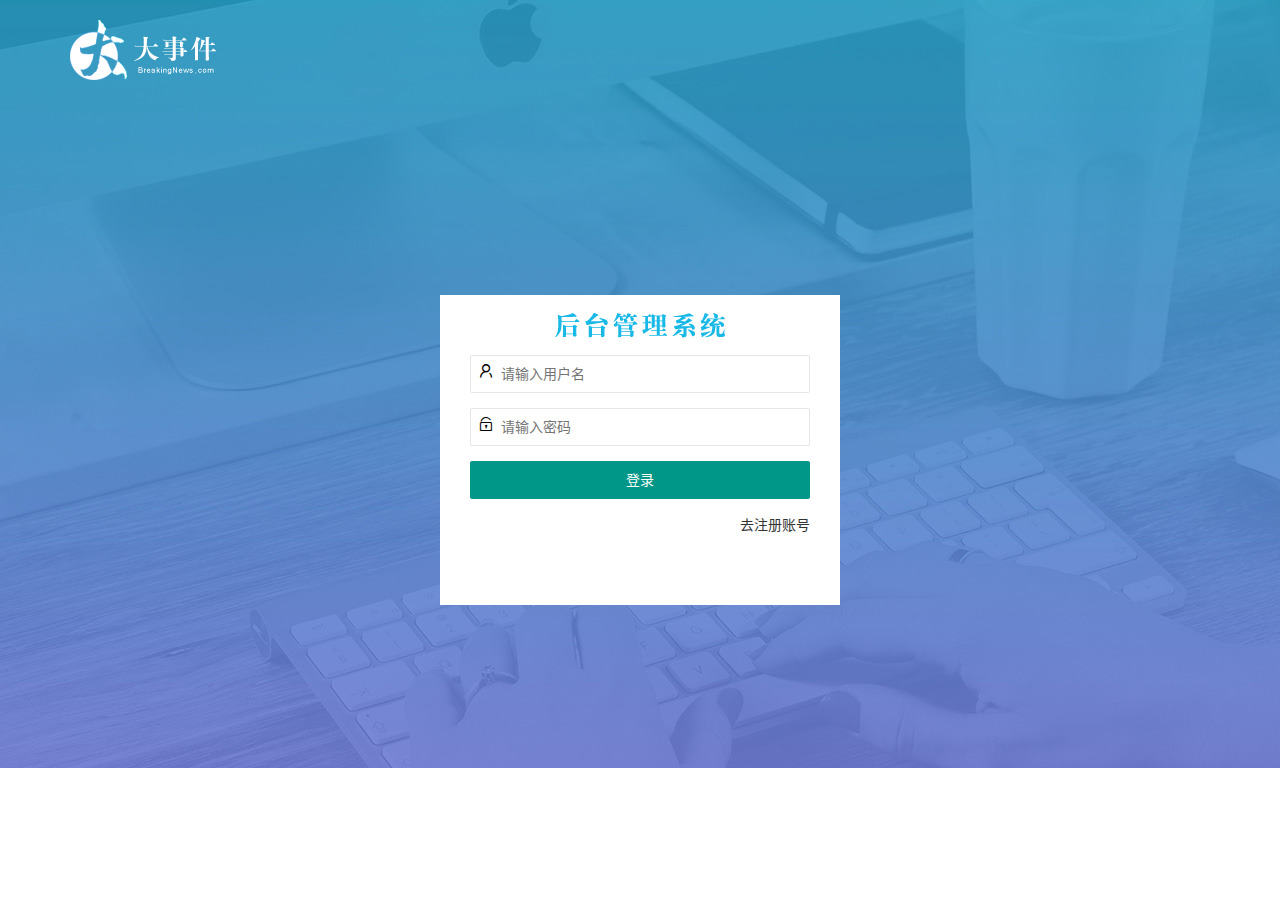
<file: login.html>
<!DOCTYPE html>
<html lang="zh-CN">

<head>
    <meta charset="UTF-8">
    <meta name="viewport" content="width=device-width, initial-scale=1.0">
    <title>Document</title>
    <link rel="stylesheet" href="/assets/lib/layui/css/layui.css">
    <link rel="stylesheet" href="/assets/css/login.css">
</head>

<body>
    <div class="layui-main">
        <img src="/assets/images/logo.png" />
    </div>
    <div class="box">
        <div class="head">
        </div>
        <form class="layui-form logform">
            <div class="layui-form-item">
                <i class="layui-icon layui-icon-username"></i>
                <input type="text" name="username" required lay-verify="required" placeholder="请输入用户名"
                    autocomplete="off" class="layui-input">
            </div>
            <div class="layui-form-item">
                <i class="layui-icon layui-icon-password"></i>
                <input type="password" name="password" required lay-verify="required|pass" placeholder="请输入密码"
                    autocomplete="off" class="layui-input">
            </div>
            <div class="layui-form-item">
                <button class="layui-btn layui-btn-fluid" lay-submit lay-filter="formDemo">登录</button>
            </div>
            <div class="href">
                <a href="script:;" id="reg">去注册账号</a>
            </div>
        </form>

        <form class="layui-form regform">
            <div class="layui-form-item">
                <i class="layui-icon layui-icon-username"></i>
                <input type="text" name="username" required lay-verify="required" placeholder="请输入用户名"
                    autocomplete="off" class="layui-input">
            </div>
            <div class="layui-form-item">
                <i class="layui-icon layui-icon-password"></i>
                <input type="password" name="password" required lay-verify="required|pass" placeholder="请输入密码"
                    autocomplete="off" class="layui-input" id="psd">
            </div>
            <div class="layui-form-item">
                <i class="layui-icon layui-icon-password"></i>
                <input type="password" name="repassword" required lay-verify="required|pass|psd" placeholder="再次确认密码"
                    autocomplete="off" class="layui-input">
            </div>
            <div class="layui-form-item">
                <button class="layui-btn layui-btn-fluid" lay-submit lay-filter="formDemo">注册</button>
            </div>
            <div class="href">
                <a href="script:;" id="log">去登录</a>
            </div>
        </form>




    </div>

    <script src="/assets/lib/layui/layui.all.js"></script>
    <script src="/assets/lib/jquery.js"></script>
    <script src="/assets/js/base.js"></script>
    <script src="/assets/js/login.js"></script>

</body>

</html>
</file>
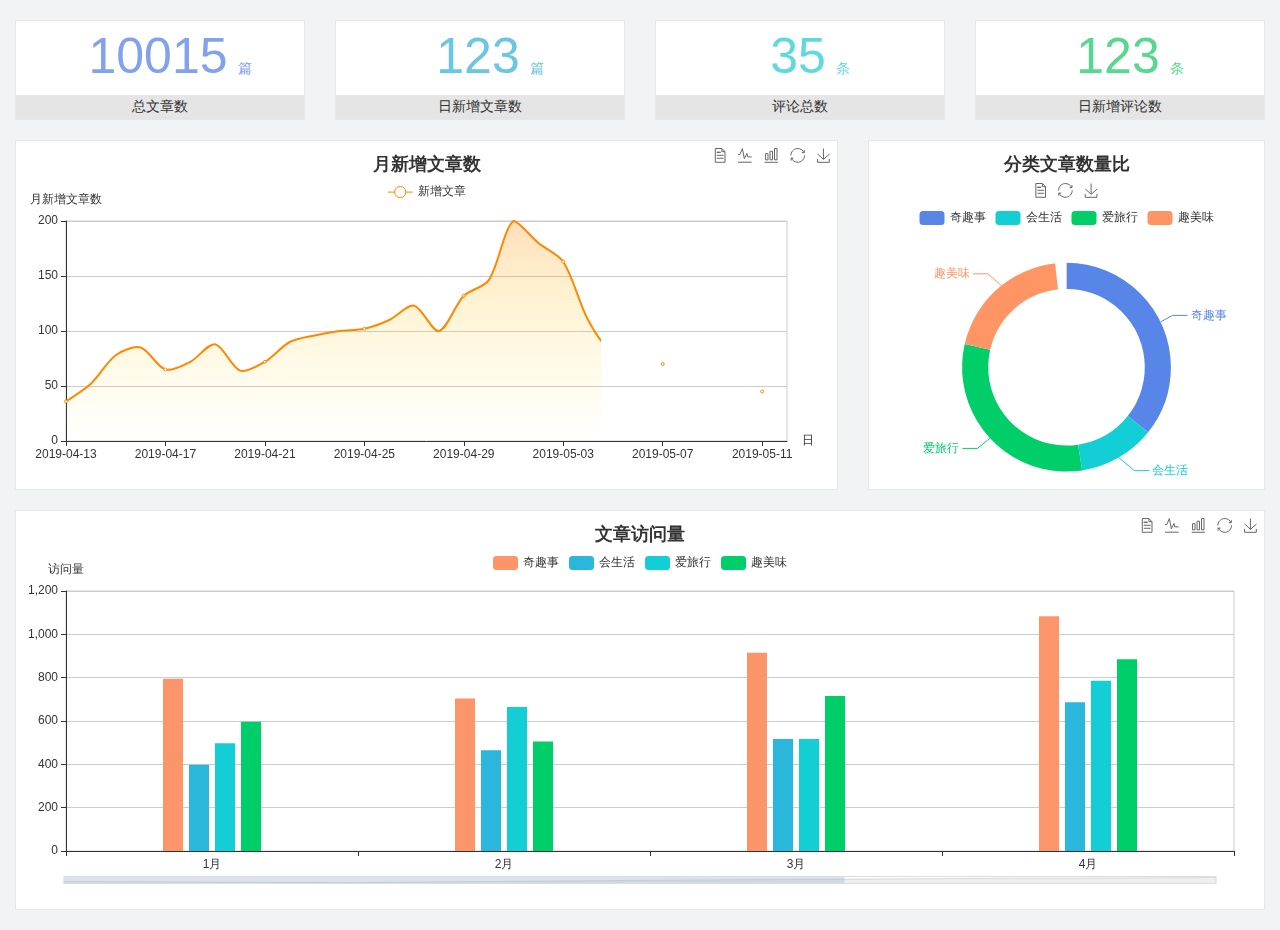
<file: home/dashboard.html>
<!DOCTYPE html>
<html lang="en">

<head>
  <meta charset="UTF-8">
  <meta name="viewport" content="width=device-width, initial-scale=1.0">
  <meta http-equiv="X-UA-Compatible" content="ie=edge">
  <title>图表统计</title>
  <link rel="stylesheet" href="../../assets/lib/bootstrap.css" />
  <link rel="stylesheet" href="../../assets/lib/main.css" />
  <script src="../../assets/lib/jquery.js"></script>
  <script type="text/javascript" src="../../assets/lib/echarts.min.js"></script>
</head>

<body>
  <div class="container-fluid">
    <div class="row spannel_list">
      <div class="col-sm-3 col-xs-6">
        <div class="spannel">
          <em>10015</em><span>篇</span>
          <b>总文章数</b>
        </div>
      </div>
      <div class="col-sm-3 col-xs-6">
        <div class="spannel scolor01">
          <em>123</em><span>篇</span>
          <b>日新增文章数</b>
        </div>
      </div>
      <div class="col-sm-3 col-xs-6">
        <div class="spannel scolor02">
          <em>35</em><span>条</span>
          <b>评论总数</b>
        </div>
      </div>
      <div class="col-sm-3 col-xs-6">
        <div class="spannel scolor03">
          <em>123</em><span>条</span>
          <b>日新增评论数</b>
        </div>
      </div>
    </div>
  </div>

  <div class="container-fluid">
    <div class="row curve-pie">
      <div class="col-lg-8 col-md-8">
        <div class="gragh_pannel" id="curve_show"></div>
      </div>
      <div class="col-lg-4 col-md-4">
        <div class="gragh_pannel" id="pie_show"></div>
      </div>
    </div>
  </div>

  <div class="container-fluid">
    <div class="column_pannel" id="column_show"></div>
  </div>

  <script>
    var oChart = echarts.init(document.getElementById('curve_show'));
    var aList_all = [
      { 'count': 36, 'date': '2019-04-13' },
      { 'count': 52, 'date': '2019-04-14' },
      { 'count': 78, 'date': '2019-04-15' },
      { 'count': 85, 'date': '2019-04-16' },
      { 'count': 65, 'date': '2019-04-17' },
      { 'count': 72, 'date': '2019-04-18' },
      { 'count': 88, 'date': '2019-04-19' },
      { 'count': 64, 'date': '2019-04-20' },
      { 'count': 72, 'date': '2019-04-21' },
      { 'count': 90, 'date': '2019-04-22' },
      { 'count': 96, 'date': '2019-04-23' },
      { 'count': 100, 'date': '2019-04-24' },
      { 'count': 102, 'date': '2019-04-25' },
      { 'count': 110, 'date': '2019-04-26' },
      { 'count': 123, 'date': '2019-04-27' },
      { 'count': 100, 'date': '2019-04-28' },
      { 'count': 132, 'date': '2019-04-29' },
      { 'count': 146, 'date': '2019-04-30' },
      { 'count': 200, 'date': '2019-05-01' },
      { 'count': 180, 'date': '2019-05-02' },
      { 'count': 163, 'date': '2019-05-03' },
      { 'count': 110, 'date': '2019-05-04' },
      { 'count': 80, 'date': '2019-05-05' },
      { 'count': 82, 'date': '2019-05-06' },
      { 'count': 70, 'date': '2019-05-07' },
      { 'count': 65, 'date': '2019-05-08' },
      { 'count': 54, 'date': '2019-05-09' },
      { 'count': 40, 'date': '2019-05-10' },
      { 'count': 45, 'date': '2019-05-11' },
      { 'count': 38, 'date': '2019-05-12' },
    ];

    let aCount = [];
    let aDate = [];

    for (var i = 0; i < aList_all.length; i++) {
      aCount.push(aList_all[i].count);
      aDate.push(aList_all[i].date);
    }

    var chartopt = {
      title: {
        text: '月新增文章数',
        left: 'center',
        top: '10'
      },
      tooltip: {
        trigger: 'axis'
      },
      legend: {
        data: ['新增文章'],
        top: '40'
      },
      toolbox: {
        show: true,
        feature: {
          mark: { show: true },
          dataView: { show: true, readOnly: false },
          magicType: { show: true, type: ['line', 'bar'] },
          restore: { show: true },
          saveAsImage: { show: true }
        }
      },
      calculable: true,
      xAxis: [
        {
          name: '日',
          type: 'category',
          boundaryGap: false,
          data: aDate
        }
      ],
      yAxis: [
        {
          name: '月新增文章数',
          type: 'value'
        }
      ],
      series: [
        {
          name: '新增文章',
          type: 'line',
          smooth: true,
          itemStyle: { normal: { areaStyle: { type: 'default' }, color: '#f80' }, lineStyle: { color: '#f80' } },
          data: aCount
        }],
      areaStyle: {
        normal: {
          color: new echarts.graphic.LinearGradient(0, 0, 0, 1, [{
            offset: 0,
            color: 'rgba(255,136,0,0.39)'
          }, {
            offset: .34,
            color: 'rgba(255,180,0,0.25)'
          }, {
            offset: 1,
            color: 'rgba(255,222,0,0.00)'
          }])

        }
      },
      grid: {
        show: true,
        x: 50,
        x2: 50,
        y: 80,
        height: 220
      }
    };

    oChart.setOption(chartopt);


    var oPie = echarts.init(document.getElementById('pie_show'));
    var oPieopt =
    {
      title: {
        top: 10,
        text: '分类文章数量比',
        x: 'center'
      },
      tooltip: {
        trigger: 'item',
        formatter: "{a} <br/>{b} : {c} ({d}%)"
      },
      color: ['#5885e8', '#13cfd5', '#00ce68', '#ff9565'],
      legend: {
        x: 'center',
        top: 65,
        data: ['奇趣事', '会生活', '爱旅行', '趣美味']
      },
      toolbox: {
        show: true,
        x: 'center',
        top: 35,
        feature: {
          mark: { show: true },
          dataView: { show: true, readOnly: false },
          magicType: {
            show: true,
            type: ['pie', 'funnel'],
            option: {
              funnel: {
                x: '25%',
                width: '50%',
                funnelAlign: 'left',
                max: 1548
              }
            }
          },
          restore: { show: true },
          saveAsImage: { show: true }
        }
      },
      calculable: true,
      series: [
        {
          name: '访问来源',
          type: 'pie',
          radius: ['45%', '60%'],
          center: ['50%', '65%'],
          data: [
            { value: 300, name: '奇趣事' },
            { value: 100, name: '会生活' },
            { value: 260, name: '爱旅行' },
            { value: 180, name: '趣美味' }
          ]
        }
      ]
    };
    oPie.setOption(oPieopt);



    var oColumn = this.echarts.init(document.getElementById('column_show'));
    var oColumnopt =
    {
      title: {
        text: '文章访问量',
        left: 'center',
        top: '10'
      },
      tooltip: {
        trigger: 'axis'
      },
      legend: {
        data: ['奇趣事', '会生活', '爱旅行', '趣美味'],
        top: '40'
      },
      toolbox: {
        show: true,
        feature: {
          mark: { show: true },
          dataView: { show: true, readOnly: false },
          magicType: { show: true, type: ['line', 'bar'] },
          restore: { show: true },
          saveAsImage: { show: true }
        }
      },
      calculable: true,
      xAxis: [
        {
          type: 'category',
          data: ['1月', '2月', '3月', '4月', '5月']
        }
      ],
      yAxis: [
        {
          name: '访问量',
          type: 'value'
        }
      ],
      series: [
        {
          name: '奇趣事',
          type: 'bar',
          barWidth: 20,
          itemStyle: {
            normal: { areaStyle: { type: 'default' }, color: '#fd956a' }
          },
          data: [800, 708, 920, 1090, 1200]
        },
        {
          name: '会生活',
          type: 'bar',
          barWidth: 20,
          itemStyle: {
            normal: { areaStyle: { type: 'default' }, color: '#2bb6db' }
          },
          data: [400, 468, 520, 690, 800]
        },
        {
          name: '爱旅行',
          type: 'bar',
          barWidth: 20,
          itemStyle: {
            normal: { areaStyle: { type: 'default' }, color: '#13cfd5' }
          },
          data: [500, 668, 520, 790, 900]
        },
        {
          name: '趣美味',
          type: 'bar',
          barWidth: 20,
          itemStyle: {
            normal: { areaStyle: { type: 'default' }, color: '#00ce68' }
          },
          data: [600, 508, 720, 890, 1000]
        }
      ],
      grid: {
        show: true,
        x: 50,
        x2: 30,
        y: 80,
        height: 260
      },
      dataZoom: [//给x轴设置滚动条
        {
          start: 0,//默认为0
          end: 100 - 1000 / 31,//默认为100
          type: 'slider',
          show: true,
          xAxisIndex: [0],
          handleSize: 0,//滑动条的 左右2个滑动条的大小
          height: 8,//组件高度
          left: 45, //左边的距离
          right: 50,//右边的距离
          bottom: 26,//右边的距离
          handleColor: '#ddd',//h滑动图标的颜色
          handleStyle: {
            borderColor: "#cacaca",
            borderWidth: "1",
            shadowBlur: 2,
            background: "#ddd",
            shadowColor: "#ddd",
          }
        }]
    };
    oColumn.setOption(oColumnopt);
  </script>
</body>

</html>
</file>
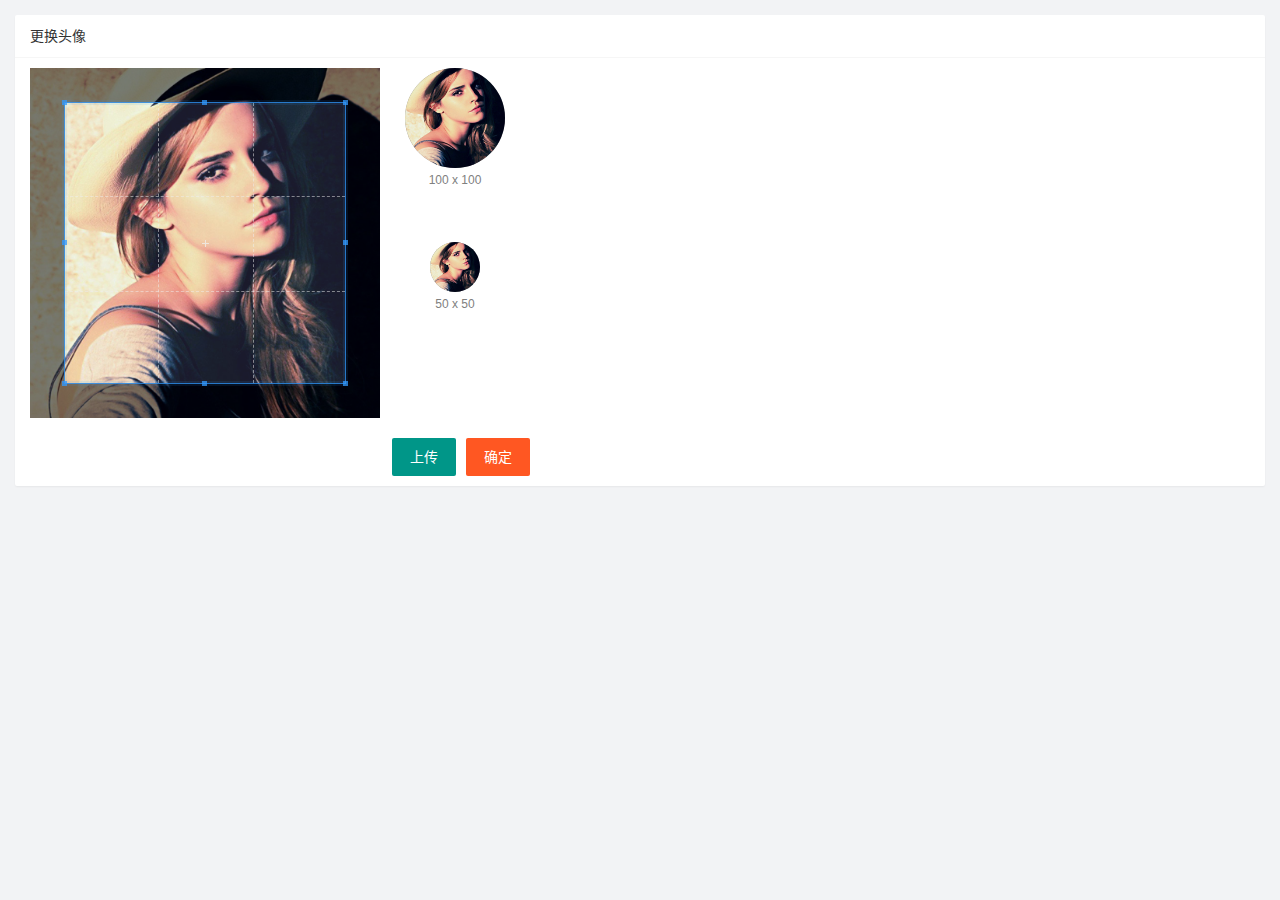
<file: user/avatar.html>
<!DOCTYPE html>
<html lang="zh-CN">

<head>
    <meta charset="UTF-8">
    <meta name="viewport" content="width=device-width, initial-scale=1.0">
    <title>Document</title>
    <link rel="stylesheet" href="/assets/lib/layui/css/layui.css">
    <link rel="stylesheet" href="/assets/lib/cropper/cropper.css">
    <link rel="stylesheet" href="/assets/css/user/avatar.css">
</head>

<body>
    <!-- 卡片 -->
    <div class="layui-card">
        <div class="layui-card-header">更换头像</div>
        <div class="layui-card-body">
            <!-- 第一行的图片裁剪和预览区域 -->
            <div class="row1">
                <!-- 图片裁剪区域 -->
                <div class="cropper-box">
                    <!-- 这个 img 标签很重要，将来会把它初始化为裁剪区域 -->
                    <img id="image" src="/assets/images/sample.jpg" />
                </div>
                <!-- 图片的预览区域 -->
                <div class="preview-box">
                    <div>
                        <!-- 宽高为 100px 的预览区域 -->
                        <div class="img-preview w100"></div>
                        <p class="size">100 x 100</p>
                    </div>
                    <div>
                        <!-- 宽高为 50px 的预览区域 -->
                        <div class="img-preview w50"></div>
                        <p class="size">50 x 50</p>
                    </div>
                </div>
            </div>

            <!-- 第二行的按钮区域 -->
            <div class="row2">
                <!-- 通过 accept 来限制选择文件的类型 -->
                <input type="file" id="file" accept="image/jpeg,image/png,image/gif" />
                <button type="button" class="layui-btn upload">上传</button>
                <button type="button" class="layui-btn layui-btn-danger ensure">确定</button>
            </div>
        </div>
    </div>

    <script src="/assets/lib/jquery.js"></script>
    <script src="/assets/lib/layui/layui.all.js"></script>
    <script src="/assets/lib/cropper/Cropper.js"></script>
    <script src="/assets/lib/cropper/jquery-cropper.js"></script>
    <script src="/assets/js/base.js"></script>
    <script src="/assets/js/user/avatar.js"></script>
</body>

</html>
</file>
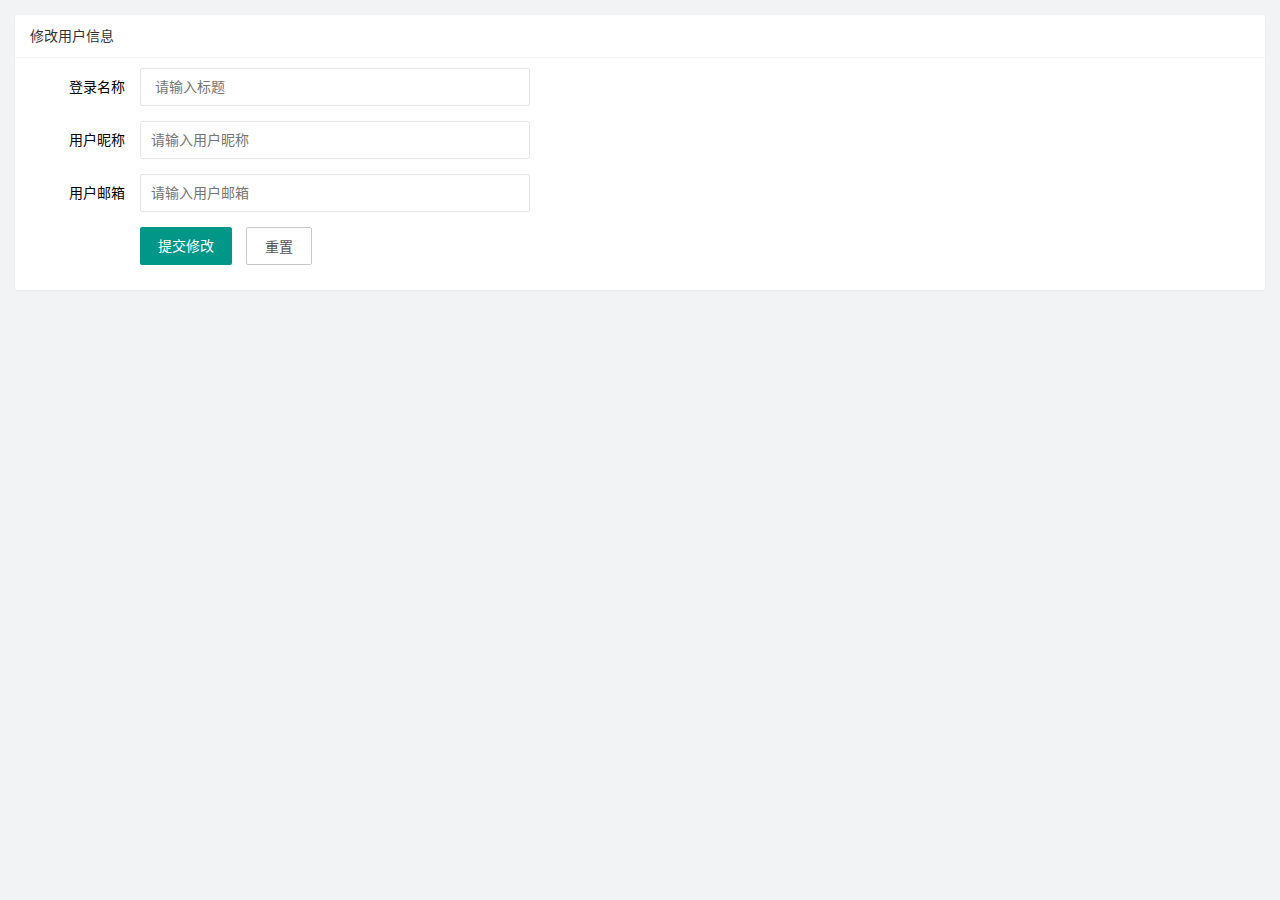
<file: user/info.html>
<!DOCTYPE html>
<html lang="zh-CN">

<head>
    <meta charset="UTF-8">
    <meta name="viewport" content="width=device-width, initial-scale=1.0">
    <title>Document</title>
    <link rel="stylesheet" href="/assets/lib/layui/css/layui.css">
    <link rel="stylesheet" href="/assets/css/user/info.css">
</head>

<body>
    <div class="layui-card">
        <div class="layui-card-header">修改用户信息</div>
        <div class="layui-card-body">
            <form class="layui-form" id="userform" lay-filter="formTest">
                <!-- 第一行 -->
                <div class="layui-form-item">
                    <label class="layui-form-label">登录名称</label>
                    <div class="layui-input-block">
                        <input type="text" name="username" required " placeholder=" 请输入标题" autocomplete="off"
                            class="layui-input" readonly>
                    </div>
                </div>
                <!-- 第二行 -->
                <div class="layui-form-item">
                    <label class="layui-form-label">用户昵称</label>
                    <div class="layui-input-block">
                        <input type="text" name="nickname" required lay-verify="required|pass" placeholder="请输入用户昵称"
                            autocomplete="off" class="layui-input">
                    </div>
                </div>
                <!-- 第三行 -->
                <div class="layui-form-item">
                    <label class="layui-form-label">用户邮箱</label>
                    <div class="layui-input-block">
                        <input type="text" name="email" required lay-verify="required|email" placeholder="请输入用户邮箱"
                            autocomplete="off" class="layui-input">
                    </div>
                </div>
                <!-- 第四行 -->
                <div class="layui-form-item">
                    <div class="layui-input-block">
                        <button class="layui-btn" lay-submit lay-filter="formDemo">提交修改</button>
                        <button type="reset" class="layui-btn layui-btn-primary" id="reset">重置</button>
                    </div>
                </div>
                <input type="hidden" name="id">
            </form>
        </div>
    </div>
    <script src="/assets/lib/jquery.js"></script>
    <script src="/assets/lib/layui/layui.all.js"></script>
    <script src="/assets/js/base.js"></script>
    <script src="/assets/js/user/info.js"></script>
</body>

</html>
</file>
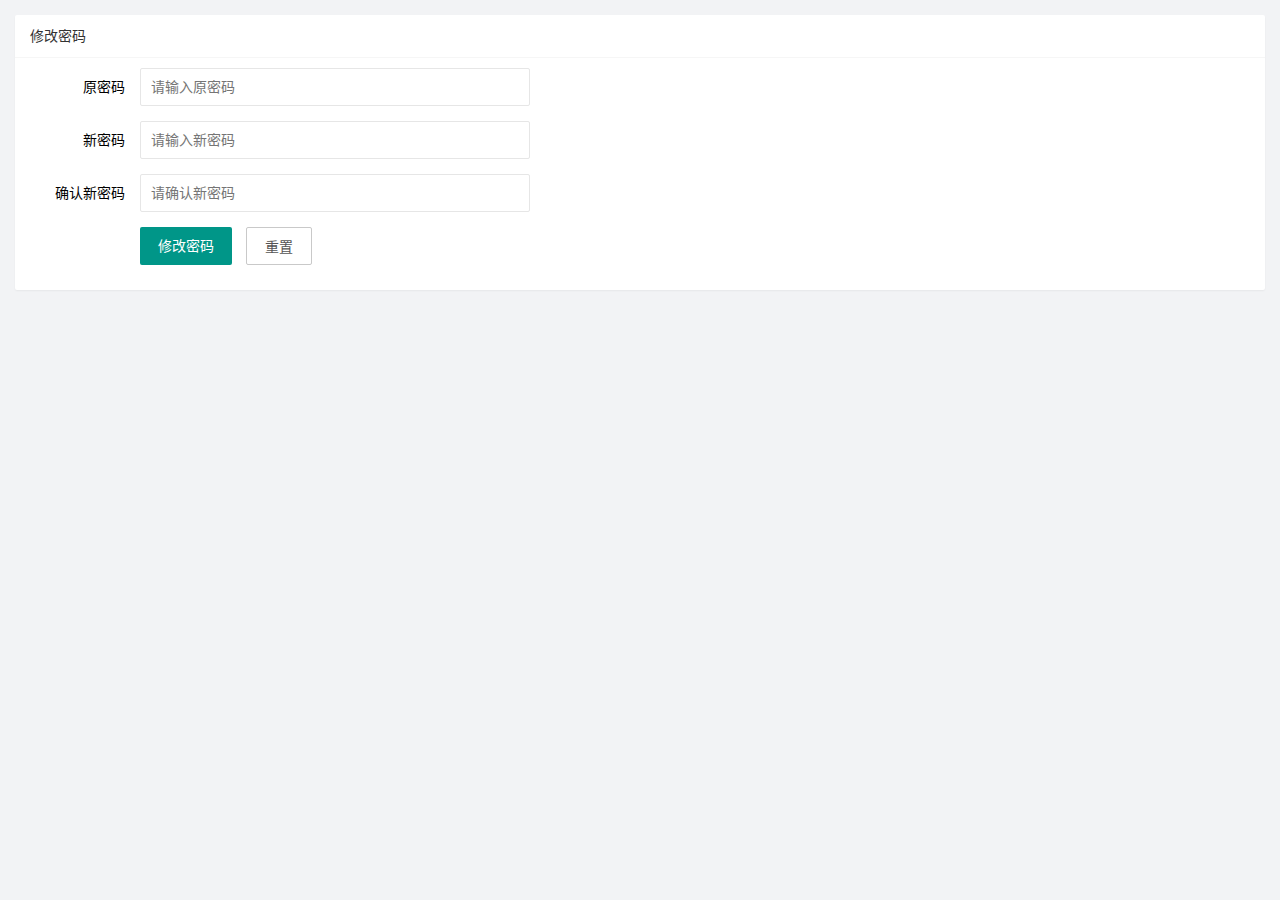
<file: user/psd.html>
<!DOCTYPE html>
<html lang="zh-CN">

<head>
    <meta charset="UTF-8">
    <meta name="viewport" content="width=device-width, initial-scale=1.0">
    <title>Document</title>
    <link rel="stylesheet" href="/assets/lib/layui/css/layui.css">
    <link rel="stylesheet" href="/assets/css/user/psd.css">
</head>

<body>
    <div class="layui-card">
        <div class="layui-card-header">修改密码</div>

        <div class="layui-card-body">
            <form class="layui-form" id="form">
                <!-- 第一行 -->
                <div class="layui-form-item">
                    <label class="layui-form-label">原密码</label>
                    <div class="layui-input-block">
                        <input type="password" name="oldPwd" required lay-verify="required|pass" placeholder="请输入原密码"
                            autocomplete="off" class="layui-input">
                    </div>
                </div>
                <!-- 第二行 -->
                <div class="layui-form-item">
                    <label class="layui-form-label">新密码</label>
                    <div class="layui-input-block">
                        <input type="password" id="new" name="newPwd" required lay-verify="required|pass|newPwd"
                            placeholder="请输入新密码" autocomplete="off" class="layui-input">
                    </div>
                </div>
                <!-- 第三行 -->
                <div class="layui-form-item">
                    <label class="layui-form-label">确认新密码</label>
                    <div class="layui-input-block">
                        <input type="password" name="renewPwd" required lay-verify="required|pass|samePwd"
                            placeholder="请确认新密码" autocomplete="off" class="layui-input">
                    </div>
                </div>
                <!-- 第四行 -->
                <div class="layui-form-item">
                    <div class="layui-input-block">
                        <button class="layui-btn" lay-submit lay-filter="formDemo">修改密码</button>
                        <button type="reset" class="layui-btn layui-btn-primary">重置</button>
                    </div>
                </div>
            </form>

        </div>
    </div>


    <script src="/assets/lib/layui/layui.all.js"></script>
    <script src="/assets/lib/jquery.js"></script>
    <script src="/assets/js/base.js"></script>
    <script src="/assets/js/user/psw.js"></script>
</body>

</html>
</file>
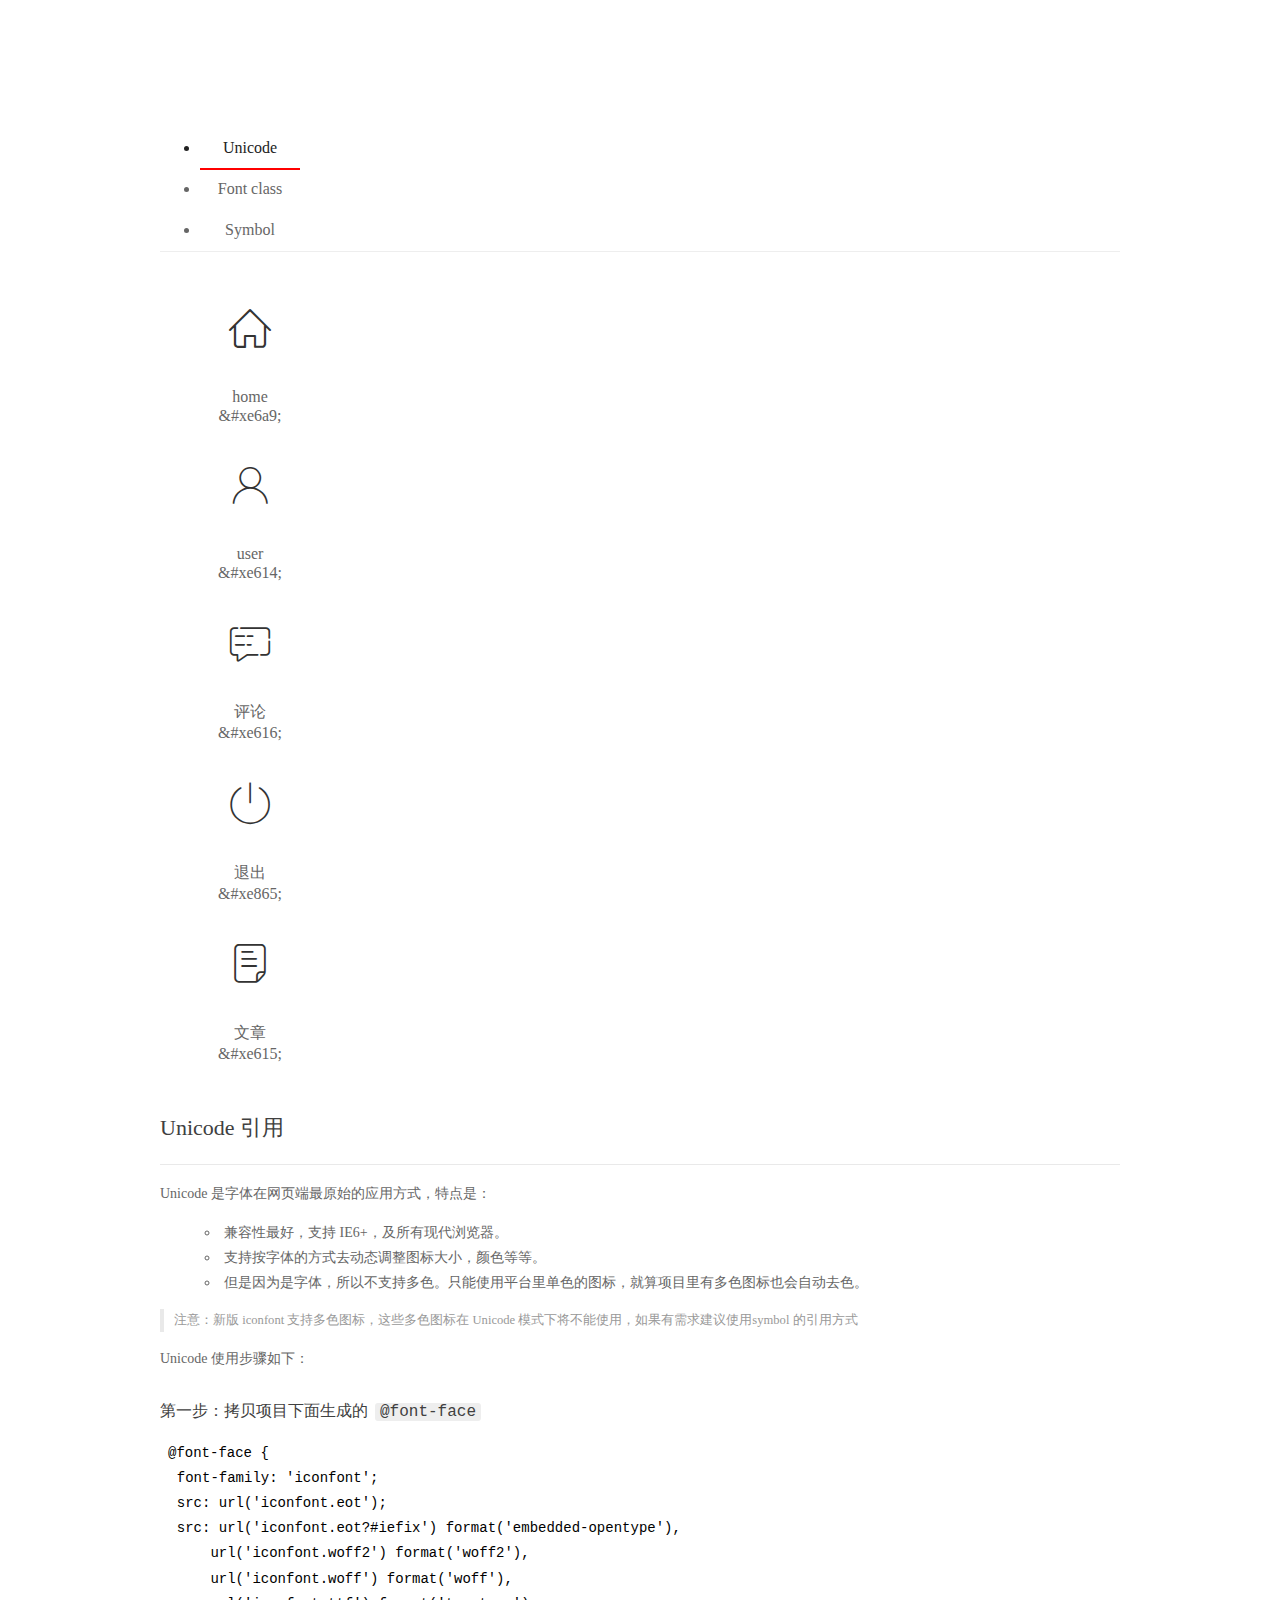
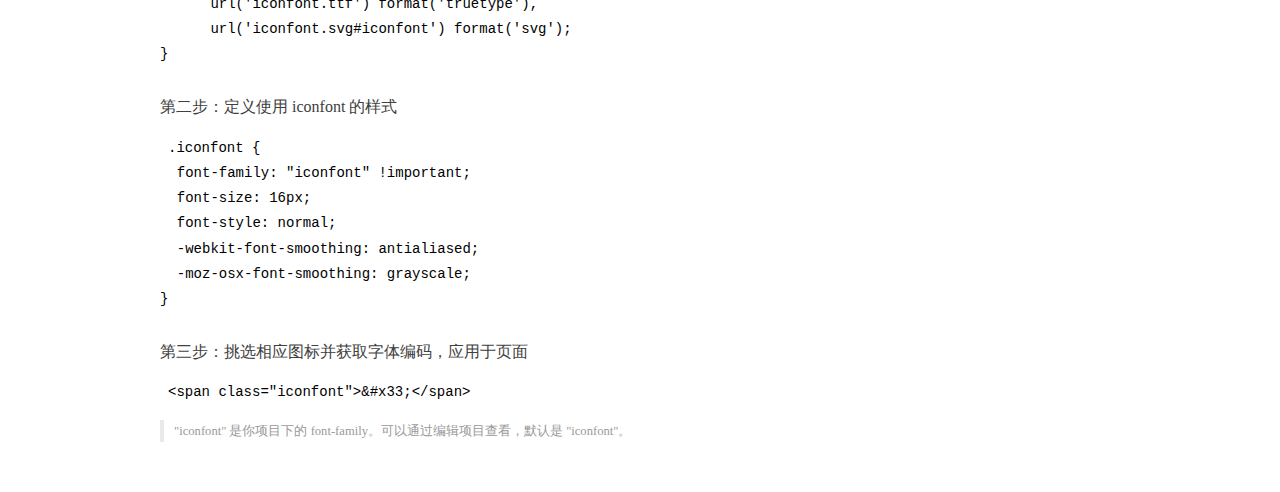
<file: assets/fonts/demo_index.html>
<!DOCTYPE html>
<html>
<head>
  <meta charset="utf-8"/>
  <title>IconFont Demo</title>
  <link rel="shortcut icon" href="https://gtms04.alicdn.com/tps/i4/TB1_oz6GVXXXXaFXpXXJDFnIXXX-64-64.ico" type="image/x-icon"/>
  <link rel="stylesheet" href="https://g.alicdn.com/thx/cube/1.3.2/cube.min.css">
  <link rel="stylesheet" href="demo.css">
  <link rel="stylesheet" href="iconfont.css">
  <script src="iconfont.js"></script>
  <!-- jQuery -->
  <script src="https://a1.alicdn.com/oss/uploads/2018/12/26/7bfddb60-08e8-11e9-9b04-53e73bb6408b.js"></script>
  <!-- 代码高亮 -->
  <script src="https://a1.alicdn.com/oss/uploads/2018/12/26/a3f714d0-08e6-11e9-8a15-ebf944d7534c.js"></script>
</head>
<body>
  <div class="main">
    <h1 class="logo"><a href="https://www.iconfont.cn/" title="iconfont 首页" target="_blank">&#xe86b;</a></h1>
    <div class="nav-tabs">
      <ul id="tabs" class="dib-box">
        <li class="dib active"><span>Unicode</span></li>
        <li class="dib"><span>Font class</span></li>
        <li class="dib"><span>Symbol</span></li>
      </ul>
      
    </div>
    <div class="tab-container">
      <div class="content unicode" style="display: block;">
          <ul class="icon_lists dib-box">
          
            <li class="dib">
              <span class="icon iconfont">&#xe6a9;</span>
                <div class="name">home</div>
                <div class="code-name">&amp;#xe6a9;</div>
              </li>
          
            <li class="dib">
              <span class="icon iconfont">&#xe614;</span>
                <div class="name">user</div>
                <div class="code-name">&amp;#xe614;</div>
              </li>
          
            <li class="dib">
              <span class="icon iconfont">&#xe616;</span>
                <div class="name">评论</div>
                <div class="code-name">&amp;#xe616;</div>
              </li>
          
            <li class="dib">
              <span class="icon iconfont">&#xe865;</span>
                <div class="name">退出</div>
                <div class="code-name">&amp;#xe865;</div>
              </li>
          
            <li class="dib">
              <span class="icon iconfont">&#xe615;</span>
                <div class="name">文章</div>
                <div class="code-name">&amp;#xe615;</div>
              </li>
          
          </ul>
          <div class="article markdown">
          <h2 id="unicode-">Unicode 引用</h2>
          <hr>

          <p>Unicode 是字体在网页端最原始的应用方式，特点是：</p>
          <ul>
            <li>兼容性最好，支持 IE6+，及所有现代浏览器。</li>
            <li>支持按字体的方式去动态调整图标大小，颜色等等。</li>
            <li>但是因为是字体，所以不支持多色。只能使用平台里单色的图标，就算项目里有多色图标也会自动去色。</li>
          </ul>
          <blockquote>
            <p>注意：新版 iconfont 支持多色图标，这些多色图标在 Unicode 模式下将不能使用，如果有需求建议使用symbol 的引用方式</p>
          </blockquote>
          <p>Unicode 使用步骤如下：</p>
          <h3 id="-font-face">第一步：拷贝项目下面生成的 <code>@font-face</code></h3>
<pre><code class="language-css"
>@font-face {
  font-family: 'iconfont';
  src: url('iconfont.eot');
  src: url('iconfont.eot?#iefix') format('embedded-opentype'),
      url('iconfont.woff2') format('woff2'),
      url('iconfont.woff') format('woff'),
      url('iconfont.ttf') format('truetype'),
      url('iconfont.svg#iconfont') format('svg');
}
</code></pre>
          <h3 id="-iconfont-">第二步：定义使用 iconfont 的样式</h3>
<pre><code class="language-css"
>.iconfont {
  font-family: "iconfont" !important;
  font-size: 16px;
  font-style: normal;
  -webkit-font-smoothing: antialiased;
  -moz-osx-font-smoothing: grayscale;
}
</code></pre>
          <h3 id="-">第三步：挑选相应图标并获取字体编码，应用于页面</h3>
<pre>
<code class="language-html"
>&lt;span class="iconfont"&gt;&amp;#x33;&lt;/span&gt;
</code></pre>
          <blockquote>
            <p>"iconfont" 是你项目下的 font-family。可以通过编辑项目查看，默认是 "iconfont"。</p>
          </blockquote>
          </div>
      </div>
      <div class="content font-class">
        <ul class="icon_lists dib-box">
          
          <li class="dib">
            <span class="icon iconfont icon-home"></span>
            <div class="name">
              home
            </div>
            <div class="code-name">.icon-home
            </div>
          </li>
          
          <li class="dib">
            <span class="icon iconfont icon-user"></span>
            <div class="name">
              user
            </div>
            <div class="code-name">.icon-user
            </div>
          </li>
          
          <li class="dib">
            <span class="icon iconfont icon-pinglun"></span>
            <div class="name">
              评论
            </div>
            <div class="code-name">.icon-pinglun
            </div>
          </li>
          
          <li class="dib">
            <span class="icon iconfont icon-tuichu"></span>
            <div class="name">
              退出
            </div>
            <div class="code-name">.icon-tuichu
            </div>
          </li>
          
          <li class="dib">
            <span class="icon iconfont icon-16"></span>
            <div class="name">
              文章
            </div>
            <div class="code-name">.icon-16
            </div>
          </li>
          
        </ul>
        <div class="article markdown">
        <h2 id="font-class-">font-class 引用</h2>
        <hr>

        <p>font-class 是 Unicode 使用方式的一种变种，主要是解决 Unicode 书写不直观，语意不明确的问题。</p>
        <p>与 Unicode 使用方式相比，具有如下特点：</p>
        <ul>
          <li>兼容性良好，支持 IE8+，及所有现代浏览器。</li>
          <li>相比于 Unicode 语意明确，书写更直观。可以很容易分辨这个 icon 是什么。</li>
          <li>因为使用 class 来定义图标，所以当要替换图标时，只需要修改 class 里面的 Unicode 引用。</li>
          <li>不过因为本质上还是使用的字体，所以多色图标还是不支持的。</li>
        </ul>
        <p>使用步骤如下：</p>
        <h3 id="-fontclass-">第一步：引入项目下面生成的 fontclass 代码：</h3>
<pre><code class="language-html">&lt;link rel="stylesheet" href="./iconfont.css"&gt;
</code></pre>
        <h3 id="-">第二步：挑选相应图标并获取类名，应用于页面：</h3>
<pre><code class="language-html">&lt;span class="iconfont icon-xxx"&gt;&lt;/span&gt;
</code></pre>
        <blockquote>
          <p>"
            iconfont" 是你项目下的 font-family。可以通过编辑项目查看，默认是 "iconfont"。</p>
        </blockquote>
      </div>
      </div>
      <div class="content symbol">
          <ul class="icon_lists dib-box">
          
            <li class="dib">
                <svg class="icon svg-icon" aria-hidden="true">
                  <use xlink:href="#icon-home"></use>
                </svg>
                <div class="name">home</div>
                <div class="code-name">#icon-home</div>
            </li>
          
            <li class="dib">
                <svg class="icon svg-icon" aria-hidden="true">
                  <use xlink:href="#icon-user"></use>
                </svg>
                <div class="name">user</div>
                <div class="code-name">#icon-user</div>
            </li>
          
            <li class="dib">
                <svg class="icon svg-icon" aria-hidden="true">
                  <use xlink:href="#icon-pinglun"></use>
                </svg>
                <div class="name">评论</div>
                <div class="code-name">#icon-pinglun</div>
            </li>
          
            <li class="dib">
                <svg class="icon svg-icon" aria-hidden="true">
                  <use xlink:href="#icon-tuichu"></use>
                </svg>
                <div class="name">退出</div>
                <div class="code-name">#icon-tuichu</div>
            </li>
          
            <li class="dib">
                <svg class="icon svg-icon" aria-hidden="true">
                  <use xlink:href="#icon-16"></use>
                </svg>
                <div class="name">文章</div>
                <div class="code-name">#icon-16</div>
            </li>
          
          </ul>
          <div class="article markdown">
          <h2 id="symbol-">Symbol 引用</h2>
          <hr>

          <p>这是一种全新的使用方式，应该说这才是未来的主流，也是平台目前推荐的用法。相关介绍可以参考这篇<a href="">文章</a>
            这种用法其实是做了一个 SVG 的集合，与另外两种相比具有如下特点：</p>
          <ul>
            <li>支持多色图标了，不再受单色限制。</li>
            <li>通过一些技巧，支持像字体那样，通过 <code>font-size</code>, <code>color</code> 来调整样式。</li>
            <li>兼容性较差，支持 IE9+，及现代浏览器。</li>
            <li>浏览器渲染 SVG 的性能一般，还不如 png。</li>
          </ul>
          <p>使用步骤如下：</p>
          <h3 id="-symbol-">第一步：引入项目下面生成的 symbol 代码：</h3>
<pre><code class="language-html">&lt;script src="./iconfont.js"&gt;&lt;/script&gt;
</code></pre>
          <h3 id="-css-">第二步：加入通用 CSS 代码（引入一次就行）：</h3>
<pre><code class="language-html">&lt;style&gt;
.icon {
  width: 1em;
  height: 1em;
  vertical-align: -0.15em;
  fill: currentColor;
  overflow: hidden;
}
&lt;/style&gt;
</code></pre>
          <h3 id="-">第三步：挑选相应图标并获取类名，应用于页面：</h3>
<pre><code class="language-html">&lt;svg class="icon" aria-hidden="true"&gt;
  &lt;use xlink:href="#icon-xxx"&gt;&lt;/use&gt;
&lt;/svg&gt;
</code></pre>
          </div>
      </div>

    </div>
  </div>
  <script>
  $(document).ready(function () {
      $('.tab-container .content:first').show()

      $('#tabs li').click(function (e) {
        var tabContent = $('.tab-container .content')
        var index = $(this).index()

        if ($(this).hasClass('active')) {
          return
        } else {
          $('#tabs li').removeClass('active')
          $(this).addClass('active')

          tabContent.hide().eq(index).fadeIn()
        }
      })
    })
  </script>
</body>
</html>
</file>
<file: assets/lib/layui/css/layui.css>
/** layui-v2.5.5 MIT License By https://www.layui.com */
 .layui-inline,img{display:inline-block;vertical-align:middle}h1,h2,h3,h4,h5,h6{font-weight:400}.layui-edge,.layui-header,.layui-inline,.layui-main{position:relative}.layui-body,.layui-edge,.layui-elip{overflow:hidden}.layui-btn,.layui-edge,.layui-inline,img{vertical-align:middle}.layui-btn,.layui-disabled,.layui-icon,.layui-unselect{-moz-user-select:none;-webkit-user-select:none;-ms-user-select:none}.layui-elip,.layui-form-checkbox span,.layui-form-pane .layui-form-label{text-overflow:ellipsis;white-space:nowrap}.layui-breadcrumb,.layui-tree-btnGroup{visibility:hidden}blockquote,body,button,dd,div,dl,dt,form,h1,h2,h3,h4,h5,h6,input,li,ol,p,pre,td,textarea,th,ul{margin:0;padding:0;-webkit-tap-highlight-color:rgba(0,0,0,0)}a:active,a:hover{outline:0}img{border:none}li{list-style:none}table{border-collapse:collapse;border-spacing:0}h4,h5,h6{font-size:100%}button,input,optgroup,option,select,textarea{font-family:inherit;font-size:inherit;font-style:inherit;font-weight:inherit;outline:0}pre{white-space:pre-wrap;white-space:-moz-pre-wrap;white-space:-pre-wrap;white-space:-o-pre-wrap;word-wrap:break-word}body{line-height:24px;font:14px Helvetica Neue,Helvetica,PingFang SC,Tahoma,Arial,sans-serif}hr{height:1px;margin:10px 0;border:0;clear:both}a{color:#333;text-decoration:none}a:hover{color:#777}a cite{font-style:normal;*cursor:pointer}.layui-border-box,.layui-border-box *{box-sizing:border-box}.layui-box,.layui-box *{box-sizing:content-box}.layui-clear{clear:both;*zoom:1}.layui-clear:after{content:'\20';clear:both;*zoom:1;display:block;height:0}.layui-inline{*display:inline;*zoom:1}.layui-edge{display:inline-block;width:0;height:0;border-width:6px;border-style:dashed;border-color:transparent}.layui-edge-top{top:-4px;border-bottom-color:#999;border-bottom-style:solid}.layui-edge-right{border-left-color:#999;border-left-style:solid}.layui-edge-bottom{top:2px;border-top-color:#999;border-top-style:solid}.layui-edge-left{border-right-color:#999;border-right-style:solid}.layui-disabled,.layui-disabled:hover{color:#d2d2d2!important;cursor:not-allowed!important}.layui-circle{border-radius:100%}.layui-show{display:block!important}.layui-hide{display:none!important}@font-face{font-family:layui-icon;src:url(../font/iconfont.eot?v=250);src:url(../font/iconfont.eot?v=250#iefix) format('embedded-opentype'),url(../font/iconfont.woff2?v=250) format('woff2'),url(../font/iconfont.woff?v=250) format('woff'),url(../font/iconfont.ttf?v=250) format('truetype'),url(../font/iconfont.svg?v=250#layui-icon) format('svg')}.layui-icon{font-family:layui-icon!important;font-size:16px;font-style:normal;-webkit-font-smoothing:antialiased;-moz-osx-font-smoothing:grayscale}.layui-icon-reply-fill:before{content:"\e611"}.layui-icon-set-fill:before{content:"\e614"}.layui-icon-menu-fill:before{content:"\e60f"}.layui-icon-search:before{content:"\e615"}.layui-icon-share:before{content:"\e641"}.layui-icon-set-sm:before{content:"\e620"}.layui-icon-engine:before{content:"\e628"}.layui-icon-close:before{content:"\1006"}.layui-icon-close-fill:before{content:"\1007"}.layui-icon-chart-screen:before{content:"\e629"}.layui-icon-star:before{content:"\e600"}.layui-icon-circle-dot:before{content:"\e617"}.layui-icon-chat:before{content:"\e606"}.layui-icon-release:before{content:"\e609"}.layui-icon-list:before{content:"\e60a"}.layui-icon-chart:before{content:"\e62c"}.layui-icon-ok-circle:before{content:"\1005"}.layui-icon-layim-theme:before{content:"\e61b"}.layui-icon-table:before{content:"\e62d"}.layui-icon-right:before{content:"\e602"}.layui-icon-left:before{content:"\e603"}.layui-icon-cart-simple:before{content:"\e698"}.layui-icon-face-cry:before{content:"\e69c"}.layui-icon-face-smile:before{content:"\e6af"}.layui-icon-survey:before{content:"\e6b2"}.layui-icon-tree:before{content:"\e62e"}.layui-icon-upload-circle:before{content:"\e62f"}.layui-icon-add-circle:before{content:"\e61f"}.layui-icon-download-circle:before{content:"\e601"}.layui-icon-templeate-1:before{content:"\e630"}.layui-icon-util:before{content:"\e631"}.layui-icon-face-surprised:before{content:"\e664"}.layui-icon-edit:before{content:"\e642"}.layui-icon-speaker:before{content:"\e645"}.layui-icon-down:before{content:"\e61a"}.layui-icon-file:before{content:"\e621"}.layui-icon-layouts:before{content:"\e632"}.layui-icon-rate-half:before{content:"\e6c9"}.layui-icon-add-circle-fine:before{content:"\e608"}.layui-icon-prev-circle:before{content:"\e633"}.layui-icon-read:before{content:"\e705"}.layui-icon-404:before{content:"\e61c"}.layui-icon-carousel:before{content:"\e634"}.layui-icon-help:before{content:"\e607"}.layui-icon-code-circle:before{content:"\e635"}.layui-icon-water:before{content:"\e636"}.layui-icon-username:before{content:"\e66f"}.layui-icon-find-fill:before{content:"\e670"}.layui-icon-about:before{content:"\e60b"}.layui-icon-location:before{content:"\e715"}.layui-icon-up:before{content:"\e619"}.layui-icon-pause:before{content:"\e651"}.layui-icon-date:before{content:"\e637"}.layui-icon-layim-uploadfile:before{content:"\e61d"}.layui-icon-delete:before{content:"\e640"}.layui-icon-play:before{content:"\e652"}.layui-icon-top:before{content:"\e604"}.layui-icon-friends:before{content:"\e612"}.layui-icon-refresh-3:before{content:"\e9aa"}.layui-icon-ok:before{content:"\e605"}.layui-icon-layer:before{content:"\e638"}.layui-icon-face-smile-fine:before{content:"\e60c"}.layui-icon-dollar:before{content:"\e659"}.layui-icon-group:before{content:"\e613"}.layui-icon-layim-download:before{content:"\e61e"}.layui-icon-picture-fine:before{content:"\e60d"}.layui-icon-link:before{content:"\e64c"}.layui-icon-diamond:before{content:"\e735"}.layui-icon-log:before{content:"\e60e"}.layui-icon-rate-solid:before{content:"\e67a"}.layui-icon-fonts-del:before{content:"\e64f"}.layui-icon-unlink:before{content:"\e64d"}.layui-icon-fonts-clear:before{content:"\e639"}.layui-icon-triangle-r:before{content:"\e623"}.layui-icon-circle:before{content:"\e63f"}.layui-icon-radio:before{content:"\e643"}.layui-icon-align-center:before{content:"\e647"}.layui-icon-align-right:before{content:"\e648"}.layui-icon-align-left:before{content:"\e649"}.layui-icon-loading-1:before{content:"\e63e"}.layui-icon-return:before{content:"\e65c"}.layui-icon-fonts-strong:before{content:"\e62b"}.layui-icon-upload:before{content:"\e67c"}.layui-icon-dialogue:before{content:"\e63a"}.layui-icon-video:before{content:"\e6ed"}.layui-icon-headset:before{content:"\e6fc"}.layui-icon-cellphone-fine:before{content:"\e63b"}.layui-icon-add-1:before{content:"\e654"}.layui-icon-face-smile-b:before{content:"\e650"}.layui-icon-fonts-html:before{content:"\e64b"}.layui-icon-form:before{content:"\e63c"}.layui-icon-cart:before{content:"\e657"}.layui-icon-camera-fill:before{content:"\e65d"}.layui-icon-tabs:before{content:"\e62a"}.layui-icon-fonts-code:before{content:"\e64e"}.layui-icon-fire:before{content:"\e756"}.layui-icon-set:before{content:"\e716"}.layui-icon-fonts-u:before{content:"\e646"}.layui-icon-triangle-d:before{content:"\e625"}.layui-icon-tips:before{content:"\e702"}.layui-icon-picture:before{content:"\e64a"}.layui-icon-more-vertical:before{content:"\e671"}.layui-icon-flag:before{content:"\e66c"}.layui-icon-loading:before{content:"\e63d"}.layui-icon-fonts-i:before{content:"\e644"}.layui-icon-refresh-1:before{content:"\e666"}.layui-icon-rmb:before{content:"\e65e"}.layui-icon-home:before{content:"\e68e"}.layui-icon-user:before{content:"\e770"}.layui-icon-notice:before{content:"\e667"}.layui-icon-login-weibo:before{content:"\e675"}.layui-icon-voice:before{content:"\e688"}.layui-icon-upload-drag:before{content:"\e681"}.layui-icon-login-qq:before{content:"\e676"}.layui-icon-snowflake:before{content:"\e6b1"}.layui-icon-file-b:before{content:"\e655"}.layui-icon-template:before{content:"\e663"}.layui-icon-auz:before{content:"\e672"}.layui-icon-console:before{content:"\e665"}.layui-icon-app:before{content:"\e653"}.layui-icon-prev:before{content:"\e65a"}.layui-icon-website:before{content:"\e7ae"}.layui-icon-next:before{content:"\e65b"}.layui-icon-component:before{content:"\e857"}.layui-icon-more:before{content:"\e65f"}.layui-icon-login-wechat:before{content:"\e677"}.layui-icon-shrink-right:before{content:"\e668"}.layui-icon-spread-left:before{content:"\e66b"}.layui-icon-camera:before{content:"\e660"}.layui-icon-note:before{content:"\e66e"}.layui-icon-refresh:before{content:"\e669"}.layui-icon-female:before{content:"\e661"}.layui-icon-male:before{content:"\e662"}.layui-icon-password:before{content:"\e673"}.layui-icon-senior:before{content:"\e674"}.layui-icon-theme:before{content:"\e66a"}.layui-icon-tread:before{content:"\e6c5"}.layui-icon-praise:before{content:"\e6c6"}.layui-icon-star-fill:before{content:"\e658"}.layui-icon-rate:before{content:"\e67b"}.layui-icon-template-1:before{content:"\e656"}.layui-icon-vercode:before{content:"\e679"}.layui-icon-cellphone:before{content:"\e678"}.layui-icon-screen-full:before{content:"\e622"}.layui-icon-screen-restore:before{content:"\e758"}.layui-icon-cols:before{content:"\e610"}.layui-icon-export:before{content:"\e67d"}.layui-icon-print:before{content:"\e66d"}.layui-icon-slider:before{content:"\e714"}.layui-icon-addition:before{content:"\e624"}.layui-icon-subtraction:before{content:"\e67e"}.layui-icon-service:before{content:"\e626"}.layui-icon-transfer:before{content:"\e691"}.layui-main{width:1140px;margin:0 auto}.layui-header{z-index:1000;height:60px}.layui-header a:hover{transition:all .5s;-webkit-transition:all .5s}.layui-side{position:fixed;left:0;top:0;bottom:0;z-index:999;width:200px;overflow-x:hidden}.layui-side-scroll{position:relative;width:220px;height:100%;overflow-x:hidden}.layui-body{position:absolute;left:200px;right:0;top:0;bottom:0;z-index:998;width:auto;overflow-y:auto;box-sizing:border-box}.layui-layout-body{overflow:hidden}.layui-layout-admin .layui-header{background-color:#23262E}.layui-layout-admin .layui-side{top:60px;width:200px;overflow-x:hidden}.layui-layout-admin .layui-body{position:fixed;top:60px;bottom:44px}.layui-layout-admin .layui-main{width:auto;margin:0 15px}.layui-layout-admin .layui-footer{position:fixed;left:200px;right:0;bottom:0;height:44px;line-height:44px;padding:0 15px;background-color:#eee}.layui-layout-admin .layui-logo{position:absolute;left:0;top:0;width:200px;height:100%;line-height:60px;text-align:center;color:#009688;font-size:16px}.layui-layout-admin .layui-header .layui-nav{background:0 0}.layui-layout-left{position:absolute!important;left:200px;top:0}.layui-layout-right{position:absolute!important;right:0;top:0}.layui-container{position:relative;margin:0 auto;padding:0 15px;box-sizing:border-box}.layui-fluid{position:relative;margin:0 auto;padding:0 15px}.layui-row:after,.layui-row:before{content:'';display:block;clear:both}.layui-col-lg1,.layui-col-lg10,.layui-col-lg11,.layui-col-lg12,.layui-col-lg2,.layui-col-lg3,.layui-col-lg4,.layui-col-lg5,.layui-col-lg6,.layui-col-lg7,.layui-col-lg8,.layui-col-lg9,.layui-col-md1,.layui-col-md10,.layui-col-md11,.layui-col-md12,.layui-col-md2,.layui-col-md3,.layui-col-md4,.layui-col-md5,.layui-col-md6,.layui-col-md7,.layui-col-md8,.layui-col-md9,.layui-col-sm1,.layui-col-sm10,.layui-col-sm11,.layui-col-sm12,.layui-col-sm2,.layui-col-sm3,.layui-col-sm4,.layui-col-sm5,.layui-col-sm6,.layui-col-sm7,.layui-col-sm8,.layui-col-sm9,.layui-col-xs1,.layui-col-xs10,.layui-col-xs11,.layui-col-xs12,.layui-col-xs2,.layui-col-xs3,.layui-col-xs4,.layui-col-xs5,.layui-col-xs6,.layui-col-xs7,.layui-col-xs8,.layui-col-xs9{position:relative;display:block;box-sizing:border-box}.layui-col-xs1,.layui-col-xs10,.layui-col-xs11,.layui-col-xs12,.layui-col-xs2,.layui-col-xs3,.layui-col-xs4,.layui-col-xs5,.layui-col-xs6,.layui-col-xs7,.layui-col-xs8,.layui-col-xs9{float:left}.layui-col-xs1{width:8.33333333%}.layui-col-xs2{width:16.66666667%}.layui-col-xs3{width:25%}.layui-col-xs4{width:33.33333333%}.layui-col-xs5{width:41.66666667%}.layui-col-xs6{width:50%}.layui-col-xs7{width:58.33333333%}.layui-col-xs8{width:66.66666667%}.layui-col-xs9{width:75%}.layui-col-xs10{width:83.33333333%}.layui-col-xs11{width:91.66666667%}.layui-col-xs12{width:100%}.layui-col-xs-offset1{margin-left:8.33333333%}.layui-col-xs-offset2{margin-left:16.66666667%}.layui-col-xs-offset3{margin-left:25%}.layui-col-xs-offset4{margin-left:33.33333333%}.layui-col-xs-offset5{margin-left:41.66666667%}.layui-col-xs-offset6{margin-left:50%}.layui-col-xs-offset7{margin-left:58.33333333%}.layui-col-xs-offset8{margin-left:66.66666667%}.layui-col-xs-offset9{margin-left:75%}.layui-col-xs-offset10{margin-left:83.33333333%}.layui-col-xs-offset11{margin-left:91.66666667%}.layui-col-xs-offset12{margin-left:100%}@media screen and (max-width:768px){.layui-hide-xs{display:none!important}.layui-show-xs-block{display:block!important}.layui-show-xs-inline{display:inline!important}.layui-show-xs-inline-block{display:inline-block!important}}@media screen and (min-width:768px){.layui-container{width:750px}.layui-hide-sm{display:none!important}.layui-show-sm-block{display:block!important}.layui-show-sm-inline{display:inline!important}.layui-show-sm-inline-block{display:inline-block!important}.layui-col-sm1,.layui-col-sm10,.layui-col-sm11,.layui-col-sm12,.layui-col-sm2,.layui-col-sm3,.layui-col-sm4,.layui-col-sm5,.layui-col-sm6,.layui-col-sm7,.layui-col-sm8,.layui-col-sm9{float:left}.layui-col-sm1{width:8.33333333%}.layui-col-sm2{width:16.66666667%}.layui-col-sm3{width:25%}.layui-col-sm4{width:33.33333333%}.layui-col-sm5{width:41.66666667%}.layui-col-sm6{width:50%}.layui-col-sm7{width:58.33333333%}.layui-col-sm8{width:66.66666667%}.layui-col-sm9{width:75%}.layui-col-sm10{width:83.33333333%}.layui-col-sm11{width:91.66666667%}.layui-col-sm12{width:100%}.layui-col-sm-offset1{margin-left:8.33333333%}.layui-col-sm-offset2{margin-left:16.66666667%}.layui-col-sm-offset3{margin-left:25%}.layui-col-sm-offset4{margin-left:33.33333333%}.layui-col-sm-offset5{margin-left:41.66666667%}.layui-col-sm-offset6{margin-left:50%}.layui-col-sm-offset7{margin-left:58.33333333%}.layui-col-sm-offset8{margin-left:66.66666667%}.layui-col-sm-offset9{margin-left:75%}.layui-col-sm-offset10{margin-left:83.33333333%}.layui-col-sm-offset11{margin-left:91.66666667%}.layui-col-sm-offset12{margin-left:100%}}@media screen and (min-width:992px){.layui-container{width:970px}.layui-hide-md{display:none!important}.layui-show-md-block{display:block!important}.layui-show-md-inline{display:inline!important}.layui-show-md-inline-block{display:inline-block!important}.layui-col-md1,.layui-col-md10,.layui-col-md11,.layui-col-md12,.layui-col-md2,.layui-col-md3,.layui-col-md4,.layui-col-md5,.layui-col-md6,.layui-col-md7,.layui-col-md8,.layui-col-md9{float:left}.layui-col-md1{width:8.33333333%}.layui-col-md2{width:16.66666667%}.layui-col-md3{width:25%}.layui-col-md4{width:33.33333333%}.layui-col-md5{width:41.66666667%}.layui-col-md6{width:50%}.layui-col-md7{width:58.33333333%}.layui-col-md8{width:66.66666667%}.layui-col-md9{width:75%}.layui-col-md10{width:83.33333333%}.layui-col-md11{width:91.66666667%}.layui-col-md12{width:100%}.layui-col-md-offset1{margin-left:8.33333333%}.layui-col-md-offset2{margin-left:16.66666667%}.layui-col-md-offset3{margin-left:25%}.layui-col-md-offset4{margin-left:33.33333333%}.layui-col-md-offset5{margin-left:41.66666667%}.layui-col-md-offset6{margin-left:50%}.layui-col-md-offset7{margin-left:58.33333333%}.layui-col-md-offset8{margin-left:66.66666667%}.layui-col-md-offset9{margin-left:75%}.layui-col-md-offset10{margin-left:83.33333333%}.layui-col-md-offset11{margin-left:91.66666667%}.layui-col-md-offset12{margin-left:100%}}@media screen and (min-width:1200px){.layui-container{width:1170px}.layui-hide-lg{display:none!important}.layui-show-lg-block{display:block!important}.layui-show-lg-inline{display:inline!important}.layui-show-lg-inline-block{display:inline-block!important}.layui-col-lg1,.layui-col-lg10,.layui-col-lg11,.layui-col-lg12,.layui-col-lg2,.layui-col-lg3,.layui-col-lg4,.layui-col-lg5,.layui-col-lg6,.layui-col-lg7,.layui-col-lg8,.layui-col-lg9{float:left}.layui-col-lg1{width:8.33333333%}.layui-col-lg2{width:16.66666667%}.layui-col-lg3{width:25%}.layui-col-lg4{width:33.33333333%}.layui-col-lg5{width:41.66666667%}.layui-col-lg6{width:50%}.layui-col-lg7{width:58.33333333%}.layui-col-lg8{width:66.66666667%}.layui-col-lg9{width:75%}.layui-col-lg10{width:83.33333333%}.layui-col-lg11{width:91.66666667%}.layui-col-lg12{width:100%}.layui-col-lg-offset1{margin-left:8.33333333%}.layui-col-lg-offset2{margin-left:16.66666667%}.layui-col-lg-offset3{margin-left:25%}.layui-col-lg-offset4{margin-left:33.33333333%}.layui-col-lg-offset5{margin-left:41.66666667%}.layui-col-lg-offset6{margin-left:50%}.layui-col-lg-offset7{margin-left:58.33333333%}.layui-col-lg-offset8{margin-left:66.66666667%}.layui-col-lg-offset9{margin-left:75%}.layui-col-lg-offset10{margin-left:83.33333333%}.layui-col-lg-offset11{margin-left:91.66666667%}.layui-col-lg-offset12{margin-left:100%}}.layui-col-space1{margin:-.5px}.layui-col-space1>*{padding:.5px}.layui-col-space3{margin:-1.5px}.layui-col-space3>*{padding:1.5px}.layui-col-space5{margin:-2.5px}.layui-col-space5>*{padding:2.5px}.layui-col-space8{margin:-3.5px}.layui-col-space8>*{padding:3.5px}.layui-col-space10{margin:-5px}.layui-col-space10>*{padding:5px}.layui-col-space12{margin:-6px}.layui-col-space12>*{padding:6px}.layui-col-space15{margin:-7.5px}.layui-col-space15>*{padding:7.5px}.layui-col-space18{margin:-9px}.layui-col-space18>*{padding:9px}.layui-col-space20{margin:-10px}.layui-col-space20>*{padding:10px}.layui-col-space22{margin:-11px}.layui-col-space22>*{padding:11px}.layui-col-space25{margin:-12.5px}.layui-col-space25>*{padding:12.5px}.layui-col-space30{margin:-15px}.layui-col-space30>*{padding:15px}.layui-btn,.layui-input,.layui-select,.layui-textarea,.layui-upload-button{outline:0;-webkit-appearance:none;transition:all .3s;-webkit-transition:all .3s;box-sizing:border-box}.layui-elem-quote{margin-bottom:10px;padding:15px;line-height:22px;border-left:5px solid #009688;border-radius:0 2px 2px 0;background-color:#f2f2f2}.layui-quote-nm{border-style:solid;border-width:1px 1px 1px 5px;background:0 0}.layui-elem-field{margin-bottom:10px;padding:0;border-width:1px;border-style:solid}.layui-elem-field legend{margin-left:20px;padding:0 10px;font-size:20px;font-weight:300}.layui-field-title{margin:10px 0 20px;border-width:1px 0 0}.layui-field-box{padding:10px 15px}.layui-field-title .layui-field-box{padding:10px 0}.layui-progress{position:relative;height:6px;border-radius:20px;background-color:#e2e2e2}.layui-progress-bar{position:absolute;left:0;top:0;width:0;max-width:100%;height:6px;border-radius:20px;text-align:right;background-color:#5FB878;transition:all .3s;-webkit-transition:all .3s}.layui-progress-big,.layui-progress-big .layui-progress-bar{height:18px;line-height:18px}.layui-progress-text{position:relative;top:-20px;line-height:18px;font-size:12px;color:#666}.layui-progress-big .layui-progress-text{position:static;padding:0 10px;color:#fff}.layui-collapse{border-width:1px;border-style:solid;border-radius:2px}.layui-colla-content,.layui-colla-item{border-top-width:1px;border-top-style:solid}.layui-colla-item:first-child{border-top:none}.layui-colla-title{position:relative;height:42px;line-height:42px;padding:0 15px 0 35px;color:#333;background-color:#f2f2f2;cursor:pointer;font-size:14px;overflow:hidden}.layui-colla-content{display:none;padding:10px 15px;line-height:22px;color:#666}.layui-colla-icon{position:absolute;left:15px;top:0;font-size:14px}.layui-card{margin-bottom:15px;border-radius:2px;background-color:#fff;box-shadow:0 1px 2px 0 rgba(0,0,0,.05)}.layui-card:last-child{margin-bottom:0}.layui-card-header{position:relative;height:42px;line-height:42px;padding:0 15px;border-bottom:1px solid #f6f6f6;color:#333;border-radius:2px 2px 0 0;font-size:14px}.layui-bg-black,.layui-bg-blue,.layui-bg-cyan,.layui-bg-green,.layui-bg-orange,.layui-bg-red{color:#fff!important}.layui-card-body{position:relative;padding:10px 15px;line-height:24px}.layui-card-body[pad15]{padding:15px}.layui-card-body[pad20]{padding:20px}.layui-card-body .layui-table{margin:5px 0}.layui-card .layui-tab{margin:0}.layui-panel-window{position:relative;padding:15px;border-radius:0;border-top:5px solid #E6E6E6;background-color:#fff}.layui-auxiliar-moving{position:fixed;left:0;right:0;top:0;bottom:0;width:100%;height:100%;background:0 0;z-index:9999999999}.layui-form-label,.layui-form-mid,.layui-form-select,.layui-input-block,.layui-input-inline,.layui-textarea{position:relative}.layui-bg-red{background-color:#FF5722!important}.layui-bg-orange{background-color:#FFB800!important}.layui-bg-green{background-color:#009688!important}.layui-bg-cyan{background-color:#2F4056!important}.layui-bg-blue{background-color:#1E9FFF!important}.layui-bg-black{background-color:#393D49!important}.layui-bg-gray{background-color:#eee!important;color:#666!important}.layui-badge-rim,.layui-colla-content,.layui-colla-item,.layui-collapse,.layui-elem-field,.layui-form-pane .layui-form-item[pane],.layui-form-pane .layui-form-label,.layui-input,.layui-layedit,.layui-layedit-tool,.layui-quote-nm,.layui-select,.layui-tab-bar,.layui-tab-card,.layui-tab-title,.layui-tab-title .layui-this:after,.layui-textarea{border-color:#e6e6e6}.layui-timeline-item:before,hr{background-color:#e6e6e6}.layui-text{line-height:22px;font-size:14px;color:#666}.layui-text h1,.layui-text h2,.layui-text h3{font-weight:500;color:#333}.layui-text h1{font-size:30px}.layui-text h2{font-size:24px}.layui-text h3{font-size:18px}.layui-text a:not(.layui-btn){color:#01AAED}.layui-text a:not(.layui-btn):hover{text-decoration:underline}.layui-text ul{padding:5px 0 5px 15px}.layui-text ul li{margin-top:5px;list-style-type:disc}.layui-text em,.layui-word-aux{color:#999!important;padding:0 5px!important}.layui-btn{display:inline-block;height:38px;line-height:38px;padding:0 18px;background-color:#009688;color:#fff;white-space:nowrap;text-align:center;font-size:14px;border:none;border-radius:2px;cursor:pointer}.layui-btn:hover{opacity:.8;filter:alpha(opacity=80);color:#fff}.layui-btn:active{opacity:1;filter:alpha(opacity=100)}.layui-btn+.layui-btn{margin-left:10px}.layui-btn-container{font-size:0}.layui-btn-container .layui-btn{margin-right:10px;margin-bottom:10px}.layui-btn-container .layui-btn+.layui-btn{margin-left:0}.layui-table .layui-btn-container .layui-btn{margin-bottom:9px}.layui-btn-radius{border-radius:100px}.layui-btn .layui-icon{margin-right:3px;font-size:18px;vertical-align:bottom;vertical-align:middle\9}.layui-btn-primary{border:1px solid #C9C9C9;background-color:#fff;color:#555}.layui-btn-primary:hover{border-color:#009688;color:#333}.layui-btn-normal{background-color:#1E9FFF}.layui-btn-warm{background-color:#FFB800}.layui-btn-danger{background-color:#FF5722}.layui-btn-checked{background-color:#5FB878}.layui-btn-disabled,.layui-btn-disabled:active,.layui-btn-disabled:hover{border:1px solid #e6e6e6;background-color:#FBFBFB;color:#C9C9C9;cursor:not-allowed;opacity:1}.layui-btn-lg{height:44px;line-height:44px;padding:0 25px;font-size:16px}.layui-btn-sm{height:30px;line-height:30px;padding:0 10px;font-size:12px}.layui-btn-sm i{font-size:16px!important}.layui-btn-xs{height:22px;line-height:22px;padding:0 5px;font-size:12px}.layui-btn-xs i{font-size:14px!important}.layui-btn-group{display:inline-block;vertical-align:middle;font-size:0}.layui-btn-group .layui-btn{margin-left:0!important;margin-right:0!important;border-left:1px solid rgba(255,255,255,.5);border-radius:0}.layui-btn-group .layui-btn-primary{border-left:none}.layui-btn-group .layui-btn-primary:hover{border-color:#C9C9C9;color:#009688}.layui-btn-group .layui-btn:first-child{border-left:none;border-radius:2px 0 0 2px}.layui-btn-group .layui-btn-primary:first-child{border-left:1px solid #c9c9c9}.layui-btn-group .layui-btn:last-child{border-radius:0 2px 2px 0}.layui-btn-group .layui-btn+.layui-btn{margin-left:0}.layui-btn-group+.layui-btn-group{margin-left:10px}.layui-btn-fluid{width:100%}.layui-input,.layui-select,.layui-textarea{height:38px;line-height:1.3;line-height:38px\9;border-width:1px;border-style:solid;background-color:#fff;border-radius:2px}.layui-input::-webkit-input-placeholder,.layui-select::-webkit-input-placeholder,.layui-textarea::-webkit-input-placeholder{line-height:1.3}.layui-input,.layui-textarea{display:block;width:100%;padding-left:10px}.layui-input:hover,.layui-textarea:hover{border-color:#D2D2D2!important}.layui-input:focus,.layui-textarea:focus{border-color:#C9C9C9!important}.layui-textarea{min-height:100px;height:auto;line-height:20px;padding:6px 10px;resize:vertical}.layui-select{padding:0 10px}.layui-form input[type=checkbox],.layui-form input[type=radio],.layui-form select{display:none}.layui-form [lay-ignore]{display:initial}.layui-form-item{margin-bottom:15px;clear:both;*zoom:1}.layui-form-item:after{content:'\20';clear:both;*zoom:1;display:block;height:0}.layui-form-label{float:left;display:block;padding:9px 15px;width:80px;font-weight:400;line-height:20px;text-align:right}.layui-form-label-col{display:block;float:none;padding:9px 0;line-height:20px;text-align:left}.layui-form-item .layui-inline{margin-bottom:5px;margin-right:10px}.layui-input-block{margin-left:110px;min-height:36px}.layui-input-inline{display:inline-block;vertical-align:middle}.layui-form-item .layui-input-inline{float:left;width:190px;margin-right:10px}.layui-form-text .layui-input-inline{width:auto}.layui-form-mid{float:left;display:block;padding:9px 0!important;line-height:20px;margin-right:10px}.layui-form-danger+.layui-form-select .layui-input,.layui-form-danger:focus{border-color:#FF5722!important}.layui-form-select .layui-input{padding-right:30px;cursor:pointer}.layui-form-select .layui-edge{position:absolute;right:10px;top:50%;margin-top:-3px;cursor:pointer;border-width:6px;border-top-color:#c2c2c2;border-top-style:solid;transition:all .3s;-webkit-transition:all .3s}.layui-form-select dl{display:none;position:absolute;left:0;top:42px;padding:5px 0;z-index:899;min-width:100%;border:1px solid #d2d2d2;max-height:300px;overflow-y:auto;background-color:#fff;border-radius:2px;box-shadow:0 2px 4px rgba(0,0,0,.12);box-sizing:border-box}.layui-form-select dl dd,.layui-form-select dl dt{padding:0 10px;line-height:36px;white-space:nowrap;overflow:hidden;text-overflow:ellipsis}.layui-form-select dl dt{font-size:12px;color:#999}.layui-form-select dl dd{cursor:pointer}.layui-form-select dl dd:hover{background-color:#f2f2f2;-webkit-transition:.5s all;transition:.5s all}.layui-form-select .layui-select-group dd{padding-left:20px}.layui-form-select dl dd.layui-select-tips{padding-left:10px!important;color:#999}.layui-form-select dl dd.layui-this{background-color:#5FB878;color:#fff}.layui-form-checkbox,.layui-form-select dl dd.layui-disabled{background-color:#fff}.layui-form-selected dl{display:block}.layui-form-checkbox,.layui-form-checkbox *,.layui-form-switch{display:inline-block;vertical-align:middle}.layui-form-selected .layui-edge{margin-top:-9px;-webkit-transform:rotate(180deg);transform:rotate(180deg);margin-top:-3px\9}:root .layui-form-selected .layui-edge{margin-top:-9px\0/IE9}.layui-form-selectup dl{top:auto;bottom:42px}.layui-select-none{margin:5px 0;text-align:center;color:#999}.layui-select-disabled .layui-disabled{border-color:#eee!important}.layui-select-disabled .layui-edge{border-top-color:#d2d2d2}.layui-form-checkbox{position:relative;height:30px;line-height:30px;margin-right:10px;padding-right:30px;cursor:pointer;font-size:0;-webkit-transition:.1s linear;transition:.1s linear;box-sizing:border-box}.layui-form-checkbox span{padding:0 10px;height:100%;font-size:14px;border-radius:2px 0 0 2px;background-color:#d2d2d2;color:#fff;overflow:hidden}.layui-form-checkbox:hover span{background-color:#c2c2c2}.layui-form-checkbox i{position:absolute;right:0;top:0;width:30px;height:28px;border:1px solid #d2d2d2;border-left:none;border-radius:0 2px 2px 0;color:#fff;font-size:20px;text-align:center}.layui-form-checkbox:hover i{border-color:#c2c2c2;color:#c2c2c2}.layui-form-checked,.layui-form-checked:hover{border-color:#5FB878}.layui-form-checked span,.layui-form-checked:hover span{background-color:#5FB878}.layui-form-checked i,.layui-form-checked:hover i{color:#5FB878}.layui-form-item .layui-form-checkbox{margin-top:4px}.layui-form-checkbox[lay-skin=primary]{height:auto!important;line-height:normal!important;min-width:18px;min-height:18px;border:none!important;margin-right:0;padding-left:28px;padding-right:0;background:0 0}.layui-form-checkbox[lay-skin=primary] span{padding-left:0;padding-right:15px;line-height:18px;background:0 0;color:#666}.layui-form-checkbox[lay-skin=primary] i{right:auto;left:0;width:16px;height:16px;line-height:16px;border:1px solid #d2d2d2;font-size:12px;border-radius:2px;background-color:#fff;-webkit-transition:.1s linear;transition:.1s linear}.layui-form-checkbox[lay-skin=primary]:hover i{border-color:#5FB878;color:#fff}.layui-form-checked[lay-skin=primary] i{border-color:#5FB878!important;background-color:#5FB878;color:#fff}.layui-checkbox-disbaled[lay-skin=primary] span{background:0 0!important;color:#c2c2c2}.layui-checkbox-disbaled[lay-skin=primary]:hover i{border-color:#d2d2d2}.layui-form-item .layui-form-checkbox[lay-skin=primary]{margin-top:10px}.layui-form-switch{position:relative;height:22px;line-height:22px;min-width:35px;padding:0 5px;margin-top:8px;border:1px solid #d2d2d2;border-radius:20px;cursor:pointer;background-color:#fff;-webkit-transition:.1s linear;transition:.1s linear}.layui-form-switch i{position:absolute;left:5px;top:3px;width:16px;height:16px;border-radius:20px;background-color:#d2d2d2;-webkit-transition:.1s linear;transition:.1s linear}.layui-form-switch em{position:relative;top:0;width:25px;margin-left:21px;padding:0!important;text-align:center!important;color:#999!important;font-style:normal!important;font-size:12px}.layui-form-onswitch{border-color:#5FB878;background-color:#5FB878}.layui-checkbox-disbaled,.layui-checkbox-disbaled i{border-color:#e2e2e2!important}.layui-form-onswitch i{left:100%;margin-left:-21px;background-color:#fff}.layui-form-onswitch em{margin-left:5px;margin-right:21px;color:#fff!important}.layui-checkbox-disbaled span{background-color:#e2e2e2!important}.layui-checkbox-disbaled:hover i{color:#fff!important}[lay-radio]{display:none}.layui-form-radio,.layui-form-radio *{display:inline-block;vertical-align:middle}.layui-form-radio{line-height:28px;margin:6px 10px 0 0;padding-right:10px;cursor:pointer;font-size:0}.layui-form-radio *{font-size:14px}.layui-form-radio>i{margin-right:8px;font-size:22px;color:#c2c2c2}.layui-form-radio>i:hover,.layui-form-radioed>i{color:#5FB878}.layui-radio-disbaled>i{color:#e2e2e2!important}.layui-form-pane .layui-form-label{width:110px;padding:8px 15px;height:38px;line-height:20px;border-width:1px;border-style:solid;border-radius:2px 0 0 2px;text-align:center;background-color:#FBFBFB;overflow:hidden;box-sizing:border-box}.layui-form-pane .layui-input-inline{margin-left:-1px}.layui-form-pane .layui-input-block{margin-left:110px;left:-1px}.layui-form-pane .layui-input{border-radius:0 2px 2px 0}.layui-form-pane .layui-form-text .layui-form-label{float:none;width:100%;border-radius:2px;box-sizing:border-box;text-align:left}.layui-form-pane .layui-form-text .layui-input-inline{display:block;margin:0;top:-1px;clear:both}.layui-form-pane .layui-form-text .layui-input-block{margin:0;left:0;top:-1px}.layui-form-pane .layui-form-text .layui-textarea{min-height:100px;border-radius:0 0 2px 2px}.layui-form-pane .layui-form-checkbox{margin:4px 0 4px 10px}.layui-form-pane .layui-form-radio,.layui-form-pane .layui-form-switch{margin-top:6px;margin-left:10px}.layui-form-pane .layui-form-item[pane]{position:relative;border-width:1px;border-style:solid}.layui-form-pane .layui-form-item[pane] .layui-form-label{position:absolute;left:0;top:0;height:100%;border-width:0 1px 0 0}.layui-form-pane .layui-form-item[pane] .layui-input-inline{margin-left:110px}@media screen and (max-width:450px){.layui-form-item .layui-form-label{text-overflow:ellipsis;overflow:hidden;white-space:nowrap}.layui-form-item .layui-inline{display:block;margin-right:0;margin-bottom:20px;clear:both}.layui-form-item .layui-inline:after{content:'\20';clear:both;display:block;height:0}.layui-form-item .layui-input-inline{display:block;float:none;left:-3px;width:auto;margin:0 0 10px 112px}.layui-form-item .layui-input-inline+.layui-form-mid{margin-left:110px;top:-5px;padding:0}.layui-form-item .layui-form-checkbox{margin-right:5px;margin-bottom:5px}}.layui-layedit{border-width:1px;border-style:solid;border-radius:2px}.layui-layedit-tool{padding:3px 5px;border-bottom-width:1px;border-bottom-style:solid;font-size:0}.layedit-tool-fixed{position:fixed;top:0;border-top:1px solid #e2e2e2}.layui-layedit-tool .layedit-tool-mid,.layui-layedit-tool .layui-icon{display:inline-block;vertical-align:middle;text-align:center;font-size:14px}.layui-layedit-tool .layui-icon{position:relative;width:32px;height:30px;line-height:30px;margin:3px 5px;color:#777;cursor:pointer;border-radius:2px}.layui-layedit-tool .layui-icon:hover{color:#393D49}.layui-layedit-tool .layui-icon:active{color:#000}.layui-layedit-tool .layedit-tool-active{background-color:#e2e2e2;color:#000}.layui-layedit-tool .layui-disabled,.layui-layedit-tool .layui-disabled:hover{color:#d2d2d2;cursor:not-allowed}.layui-layedit-tool .layedit-tool-mid{width:1px;height:18px;margin:0 10px;background-color:#d2d2d2}.layedit-tool-html{width:50px!important;font-size:30px!important}.layedit-tool-b,.layedit-tool-code,.layedit-tool-help{font-size:16px!important}.layedit-tool-d,.layedit-tool-face,.layedit-tool-image,.layedit-tool-unlink{font-size:18px!important}.layedit-tool-image input{position:absolute;font-size:0;left:0;top:0;width:100%;height:100%;opacity:.01;filter:Alpha(opacity=1);cursor:pointer}.layui-layedit-iframe iframe{display:block;width:100%}#LAY_layedit_code{overflow:hidden}.layui-laypage{display:inline-block;*display:inline;*zoom:1;vertical-align:middle;margin:10px 0;font-size:0}.layui-laypage>a:first-child,.layui-laypage>a:first-child em{border-radius:2px 0 0 2px}.layui-laypage>a:last-child,.layui-laypage>a:last-child em{border-radius:0 2px 2px 0}.layui-laypage>:first-child{margin-left:0!important}.layui-laypage>:last-child{margin-right:0!important}.layui-laypage a,.layui-laypage button,.layui-laypage input,.layui-laypage select,.layui-laypage span{border:1px solid #e2e2e2}.layui-laypage a,.layui-laypage span{display:inline-block;*display:inline;*zoom:1;vertical-align:middle;padding:0 15px;height:28px;line-height:28px;margin:0 -1px 5px 0;background-color:#fff;color:#333;font-size:12px}.layui-flow-more a *,.layui-laypage input,.layui-table-view select[lay-ignore]{display:inline-block}.layui-laypage a:hover{color:#009688}.layui-laypage em{font-style:normal}.layui-laypage .layui-laypage-spr{color:#999;font-weight:700}.layui-laypage a{text-decoration:none}.layui-laypage .layui-laypage-curr{position:relative}.layui-laypage .layui-laypage-curr em{position:relative;color:#fff}.layui-laypage .layui-laypage-curr .layui-laypage-em{position:absolute;left:-1px;top:-1px;padding:1px;width:100%;height:100%;background-color:#009688}.layui-laypage-em{border-radius:2px}.layui-laypage-next em,.layui-laypage-prev em{font-family:Sim sun;font-size:16px}.layui-laypage .layui-laypage-count,.layui-laypage .layui-laypage-limits,.layui-laypage .layui-laypage-refresh,.layui-laypage .layui-laypage-skip{margin-left:10px;margin-right:10px;padding:0;border:none}.layui-laypage .layui-laypage-limits,.layui-laypage .layui-laypage-refresh{vertical-align:top}.layui-laypage .layui-laypage-refresh i{font-size:18px;cursor:pointer}.layui-laypage select{height:22px;padding:3px;border-radius:2px;cursor:pointer}.layui-laypage .layui-laypage-skip{height:30px;line-height:30px;color:#999}.layui-laypage button,.layui-laypage input{height:30px;line-height:30px;border-radius:2px;vertical-align:top;background-color:#fff;box-sizing:border-box}.layui-laypage input{width:40px;margin:0 10px;padding:0 3px;text-align:center}.layui-laypage input:focus,.layui-laypage select:focus{border-color:#009688!important}.layui-laypage button{margin-left:10px;padding:0 10px;cursor:pointer}.layui-table,.layui-table-view{margin:10px 0}.layui-flow-more{margin:10px 0;text-align:center;color:#999;font-size:14px}.layui-flow-more a{height:32px;line-height:32px}.layui-flow-more a *{vertical-align:top}.layui-flow-more a cite{padding:0 20px;border-radius:3px;background-color:#eee;color:#333;font-style:normal}.layui-flow-more a cite:hover{opacity:.8}.layui-flow-more a i{font-size:30px;color:#737383}.layui-table{width:100%;background-color:#fff;color:#666}.layui-table tr{transition:all .3s;-webkit-transition:all .3s}.layui-table th{text-align:left;font-weight:400}.layui-table tbody tr:hover,.layui-table thead tr,.layui-table-click,.layui-table-header,.layui-table-hover,.layui-table-mend,.layui-table-patch,.layui-table-tool,.layui-table-total,.layui-table-total tr,.layui-table[lay-even] tr:nth-child(even){background-color:#f2f2f2}.layui-table td,.layui-table th,.layui-table-col-set,.layui-table-fixed-r,.layui-table-grid-down,.layui-table-header,.layui-table-page,.layui-table-tips-main,.layui-table-tool,.layui-table-total,.layui-table-view,.layui-table[lay-skin=line],.layui-table[lay-skin=row]{border-width:1px;border-style:solid;border-color:#e6e6e6}.layui-table td,.layui-table th{position:relative;padding:9px 15px;min-height:20px;line-height:20px;font-size:14px}.layui-table[lay-skin=line] td,.layui-table[lay-skin=line] th{border-width:0 0 1px}.layui-table[lay-skin=row] td,.layui-table[lay-skin=row] th{border-width:0 1px 0 0}.layui-table[lay-skin=nob] td,.layui-table[lay-skin=nob] th{border:none}.layui-table img{max-width:100px}.layui-table[lay-size=lg] td,.layui-table[lay-size=lg] th{padding:15px 30px}.layui-table-view .layui-table[lay-size=lg] .layui-table-cell{height:40px;line-height:40px}.layui-table[lay-size=sm] td,.layui-table[lay-size=sm] th{font-size:12px;padding:5px 10px}.layui-table-view .layui-table[lay-size=sm] .layui-table-cell{height:20px;line-height:20px}.layui-table[lay-data]{display:none}.layui-table-box{position:relative;overflow:hidden}.layui-table-view .layui-table{position:relative;width:auto;margin:0}.layui-table-view .layui-table[lay-skin=line]{border-width:0 1px 0 0}.layui-table-view .layui-table[lay-skin=row]{border-width:0 0 1px}.layui-table-view .layui-table td,.layui-table-view .layui-table th{padding:5px 0;border-top:none;border-left:none}.layui-table-view .layui-table th.layui-unselect .layui-table-cell span{cursor:pointer}.layui-table-view .layui-table td{cursor:default}.layui-table-view .layui-table td[data-edit=text]{cursor:text}.layui-table-view .layui-form-checkbox[lay-skin=primary] i{width:18px;height:18px}.layui-table-view .layui-form-radio{line-height:0;padding:0}.layui-table-view .layui-form-radio>i{margin:0;font-size:20px}.layui-table-init{position:absolute;left:0;top:0;width:100%;height:100%;text-align:center;z-index:110}.layui-table-init .layui-icon{position:absolute;left:50%;top:50%;margin:-15px 0 0 -15px;font-size:30px;color:#c2c2c2}.layui-table-header{border-width:0 0 1px;overflow:hidden}.layui-table-header .layui-table{margin-bottom:-1px}.layui-table-tool .layui-inline[lay-event]{position:relative;width:26px;height:26px;padding:5px;line-height:16px;margin-right:10px;text-align:center;color:#333;border:1px solid #ccc;cursor:pointer;-webkit-transition:.5s all;transition:.5s all}.layui-table-tool .layui-inline[lay-event]:hover{border:1px solid #999}.layui-table-tool-temp{padding-right:120px}.layui-table-tool-self{position:absolute;right:17px;top:10px}.layui-table-tool .layui-table-tool-self .layui-inline[lay-event]{margin:0 0 0 10px}.layui-table-tool-panel{position:absolute;top:29px;left:-1px;padding:5px 0;min-width:150px;min-height:40px;border:1px solid #d2d2d2;text-align:left;overflow-y:auto;background-color:#fff;box-shadow:0 2px 4px rgba(0,0,0,.12)}.layui-table-cell,.layui-table-tool-panel li{overflow:hidden;text-overflow:ellipsis;white-space:nowrap}.layui-table-tool-panel li{padding:0 10px;line-height:30px;-webkit-transition:.5s all;transition:.5s all}.layui-table-tool-panel li .layui-form-checkbox[lay-skin=primary]{width:100%;padding-left:28px}.layui-table-tool-panel li:hover{background-color:#f2f2f2}.layui-table-tool-panel li .layui-form-checkbox[lay-skin=primary] i{position:absolute;left:0;top:0}.layui-table-tool-panel li .layui-form-checkbox[lay-skin=primary] span{padding:0}.layui-table-tool .layui-table-tool-self .layui-table-tool-panel{left:auto;right:-1px}.layui-table-col-set{position:absolute;right:0;top:0;width:20px;height:100%;border-width:0 0 0 1px;background-color:#fff}.layui-table-sort{width:10px;height:20px;margin-left:5px;cursor:pointer!important}.layui-table-sort .layui-edge{position:absolute;left:5px;border-width:5px}.layui-table-sort .layui-table-sort-asc{top:3px;border-top:none;border-bottom-style:solid;border-bottom-color:#b2b2b2}.layui-table-sort .layui-table-sort-asc:hover{border-bottom-color:#666}.layui-table-sort .layui-table-sort-desc{bottom:5px;border-bottom:none;border-top-style:solid;border-top-color:#b2b2b2}.layui-table-sort .layui-table-sort-desc:hover{border-top-color:#666}.layui-table-sort[lay-sort=asc] .layui-table-sort-asc{border-bottom-color:#000}.layui-table-sort[lay-sort=desc] .layui-table-sort-desc{border-top-color:#000}.layui-table-cell{height:28px;line-height:28px;padding:0 15px;position:relative;box-sizing:border-box}.layui-table-cell .layui-form-checkbox[lay-skin=primary]{top:-1px;padding:0}.layui-table-cell .layui-table-link{color:#01AAED}.laytable-cell-checkbox,.laytable-cell-numbers,.laytable-cell-radio,.laytable-cell-space{padding:0;text-align:center}.layui-table-body{position:relative;overflow:auto;margin-right:-1px;margin-bottom:-1px}.layui-table-body .layui-none{line-height:26px;padding:15px;text-align:center;color:#999}.layui-table-fixed{position:absolute;left:0;top:0;z-index:101}.layui-table-fixed .layui-table-body{overflow:hidden}.layui-table-fixed-l{box-shadow:0 -1px 8px rgba(0,0,0,.08)}.layui-table-fixed-r{left:auto;right:-1px;border-width:0 0 0 1px;box-shadow:-1px 0 8px rgba(0,0,0,.08)}.layui-table-fixed-r .layui-table-header{position:relative;overflow:visible}.layui-table-mend{position:absolute;right:-49px;top:0;height:100%;width:50px}.layui-table-tool{position:relative;z-index:890;width:100%;min-height:50px;line-height:30px;padding:10px 15px;border-width:0 0 1px}.layui-table-tool .layui-btn-container{margin-bottom:-10px}.layui-table-page,.layui-table-total{border-width:1px 0 0;margin-bottom:-1px;overflow:hidden}.layui-table-page{position:relative;width:100%;padding:7px 7px 0;height:41px;font-size:12px;white-space:nowrap}.layui-table-page>div{height:26px}.layui-table-page .layui-laypage{margin:0}.layui-table-page .layui-laypage a,.layui-table-page .layui-laypage span{height:26px;line-height:26px;margin-bottom:10px;border:none;background:0 0}.layui-table-page .layui-laypage a,.layui-table-page .layui-laypage span.layui-laypage-curr{padding:0 12px}.layui-table-page .layui-laypage span{margin-left:0;padding:0}.layui-table-page .layui-laypage .layui-laypage-prev{margin-left:-7px!important}.layui-table-page .layui-laypage .layui-laypage-curr .layui-laypage-em{left:0;top:0;padding:0}.layui-table-page .layui-laypage button,.layui-table-page .layui-laypage input{height:26px;line-height:26px}.layui-table-page .layui-laypage input{width:40px}.layui-table-page .layui-laypage button{padding:0 10px}.layui-table-page select{height:18px}.layui-table-patch .layui-table-cell{padding:0;width:30px}.layui-table-edit{position:absolute;left:0;top:0;width:100%;height:100%;padding:0 14px 1px;border-radius:0;box-shadow:1px 1px 20px rgba(0,0,0,.15)}.layui-table-edit:focus{border-color:#5FB878!important}select.layui-table-edit{padding:0 0 0 10px;border-color:#C9C9C9}.layui-table-view .layui-form-checkbox,.layui-table-view .layui-form-radio,.layui-table-view .layui-form-switch{top:0;margin:0;box-sizing:content-box}.layui-table-view .layui-form-checkbox{top:-1px;height:26px;line-height:26px}.layui-table-view .layui-form-checkbox i{height:26px}.layui-table-grid .layui-table-cell{overflow:visible}.layui-table-grid-down{position:absolute;top:0;right:0;width:26px;height:100%;padding:5px 0;border-width:0 0 0 1px;text-align:center;background-color:#fff;color:#999;cursor:pointer}.layui-table-grid-down .layui-icon{position:absolute;top:50%;left:50%;margin:-8px 0 0 -8px}.layui-table-grid-down:hover{background-color:#fbfbfb}body .layui-table-tips .layui-layer-content{background:0 0;padding:0;box-shadow:0 1px 6px rgba(0,0,0,.12)}.layui-table-tips-main{margin:-44px 0 0 -1px;max-height:150px;padding:8px 15px;font-size:14px;overflow-y:scroll;background-color:#fff;color:#666}.layui-table-tips-c{position:absolute;right:-3px;top:-13px;width:20px;height:20px;padding:3px;cursor:pointer;background-color:#666;border-radius:50%;color:#fff}.layui-table-tips-c:hover{background-color:#777}.layui-table-tips-c:before{position:relative;right:-2px}.layui-upload-file{display:none!important;opacity:.01;filter:Alpha(opacity=1)}.layui-upload-drag,.layui-upload-form,.layui-upload-wrap{display:inline-block}.layui-upload-list{margin:10px 0}.layui-upload-choose{padding:0 10px;color:#999}.layui-upload-drag{position:relative;padding:30px;border:1px dashed #e2e2e2;background-color:#fff;text-align:center;cursor:pointer;color:#999}.layui-upload-drag .layui-icon{font-size:50px;color:#009688}.layui-upload-drag[lay-over]{border-color:#009688}.layui-upload-iframe{position:absolute;width:0;height:0;border:0;visibility:hidden}.layui-upload-wrap{position:relative;vertical-align:middle}.layui-upload-wrap .layui-upload-file{display:block!important;position:absolute;left:0;top:0;z-index:10;font-size:100px;width:100%;height:100%;opacity:.01;filter:Alpha(opacity=1);cursor:pointer}.layui-transfer-active,.layui-transfer-box{display:inline-block;vertical-align:middle}.layui-transfer-box,.layui-transfer-header,.layui-transfer-search{border-width:0;border-style:solid;border-color:#e6e6e6}.layui-transfer-box{position:relative;border-width:1px;width:200px;height:360px;border-radius:2px;background-color:#fff}.layui-transfer-box .layui-form-checkbox{width:100%;margin:0!important}.layui-transfer-header{height:38px;line-height:38px;padding:0 10px;border-bottom-width:1px}.layui-transfer-search{position:relative;padding:10px;border-bottom-width:1px}.layui-transfer-search .layui-input{height:32px;padding-left:30px;font-size:12px}.layui-transfer-search .layui-icon-search{position:absolute;left:20px;top:50%;margin-top:-8px;color:#666}.layui-transfer-active{margin:0 15px}.layui-transfer-active .layui-btn{display:block;margin:0;padding:0 15px;background-color:#5FB878;border-color:#5FB878;color:#fff}.layui-transfer-active .layui-btn-disabled{background-color:#FBFBFB;border-color:#e6e6e6;color:#C9C9C9}.layui-transfer-active .layui-btn:first-child{margin-bottom:15px}.layui-transfer-active .layui-btn .layui-icon{margin:0;font-size:14px!important}.layui-transfer-data{padding:5px 0;overflow:auto}.layui-transfer-data li{height:32px;line-height:32px;padding:0 10px}.layui-transfer-data li:hover{background-color:#f2f2f2;transition:.5s all}.layui-transfer-data .layui-none{padding:15px 10px;text-align:center;color:#999}.layui-nav{position:relative;padding:0 20px;background-color:#393D49;color:#fff;border-radius:2px;font-size:0;box-sizing:border-box}.layui-nav *{font-size:14px}.layui-nav .layui-nav-item{position:relative;display:inline-block;*display:inline;*zoom:1;vertical-align:middle;line-height:60px}.layui-nav .layui-nav-item a{display:block;padding:0 20px;color:#fff;color:rgba(255,255,255,.7);transition:all .3s;-webkit-transition:all .3s}.layui-nav .layui-this:after,.layui-nav-bar,.layui-nav-tree .layui-nav-itemed:after{position:absolute;left:0;top:0;width:0;height:5px;background-color:#5FB878;transition:all .2s;-webkit-transition:all .2s}.layui-nav-bar{z-index:1000}.layui-nav .layui-nav-item a:hover,.layui-nav .layui-this a{color:#fff}.layui-nav .layui-this:after{content:'';top:auto;bottom:0;width:100%}.layui-nav-img{width:30px;height:30px;margin-right:10px;border-radius:50%}.layui-nav .layui-nav-more{content:'';width:0;height:0;border-style:solid dashed dashed;border-color:#fff transparent transparent;overflow:hidden;cursor:pointer;transition:all .2s;-webkit-transition:all .2s;position:absolute;top:50%;right:3px;margin-top:-3px;border-width:6px;border-top-color:rgba(255,255,255,.7)}.layui-nav .layui-nav-mored,.layui-nav-itemed>a .layui-nav-more{margin-top:-9px;border-style:dashed dashed solid;border-color:transparent transparent #fff}.layui-nav-child{display:none;position:absolute;left:0;top:65px;min-width:100%;line-height:36px;padding:5px 0;box-shadow:0 2px 4px rgba(0,0,0,.12);border:1px solid #d2d2d2;background-color:#fff;z-index:100;border-radius:2px;white-space:nowrap}.layui-nav .layui-nav-child a{color:#333}.layui-nav .layui-nav-child a:hover{background-color:#f2f2f2;color:#000}.layui-nav-child dd{position:relative}.layui-nav .layui-nav-child dd.layui-this a,.layui-nav-child dd.layui-this{background-color:#5FB878;color:#fff}.layui-nav-child dd.layui-this:after{display:none}.layui-nav-tree{width:200px;padding:0}.layui-nav-tree .layui-nav-item{display:block;width:100%;line-height:45px}.layui-nav-tree .layui-nav-item a{position:relative;height:45px;line-height:45px;text-overflow:ellipsis;overflow:hidden;white-space:nowrap}.layui-nav-tree .layui-nav-item a:hover{background-color:#4E5465}.layui-nav-tree .layui-nav-bar{width:5px;height:0;background-color:#009688}.layui-nav-tree .layui-nav-child dd.layui-this,.layui-nav-tree .layui-nav-child dd.layui-this a,.layui-nav-tree .layui-this,.layui-nav-tree .layui-this>a,.layui-nav-tree .layui-this>a:hover{background-color:#009688;color:#fff}.layui-nav-tree .layui-this:after{display:none}.layui-nav-itemed>a,.layui-nav-tree .layui-nav-title a,.layui-nav-tree .layui-nav-title a:hover{color:#fff!important}.layui-nav-tree .layui-nav-child{position:relative;z-index:0;top:0;border:none;box-shadow:none}.layui-nav-tree .layui-nav-child a{height:40px;line-height:40px;color:#fff;color:rgba(255,255,255,.7)}.layui-nav-tree .layui-nav-child,.layui-nav-tree .layui-nav-child a:hover{background:0 0;color:#fff}.layui-nav-tree .layui-nav-more{right:10px}.layui-nav-itemed>.layui-nav-child{display:block;padding:0;background-color:rgba(0,0,0,.3)!important}.layui-nav-itemed>.layui-nav-child>.layui-this>.layui-nav-child{display:block}.layui-nav-side{position:fixed;top:0;bottom:0;left:0;overflow-x:hidden;z-index:999}.layui-bg-blue .layui-nav-bar,.layui-bg-blue .layui-nav-itemed:after,.layui-bg-blue .layui-this:after{background-color:#93D1FF}.layui-bg-blue .layui-nav-child dd.layui-this{background-color:#1E9FFF}.layui-bg-blue .layui-nav-itemed>a,.layui-nav-tree.layui-bg-blue .layui-nav-title a,.layui-nav-tree.layui-bg-blue .layui-nav-title a:hover{background-color:#007DDB!important}.layui-breadcrumb{font-size:0}.layui-breadcrumb>*{font-size:14px}.layui-breadcrumb a{color:#999!important}.layui-breadcrumb a:hover{color:#5FB878!important}.layui-breadcrumb a cite{color:#666;font-style:normal}.layui-breadcrumb span[lay-separator]{margin:0 10px;color:#999}.layui-tab{margin:10px 0;text-align:left!important}.layui-tab[overflow]>.layui-tab-title{overflow:hidden}.layui-tab-title{position:relative;left:0;height:40px;white-space:nowrap;font-size:0;border-bottom-width:1px;border-bottom-style:solid;transition:all .2s;-webkit-transition:all .2s}.layui-tab-title li{display:inline-block;*display:inline;*zoom:1;vertical-align:middle;font-size:14px;transition:all .2s;-webkit-transition:all .2s;position:relative;line-height:40px;min-width:65px;padding:0 15px;text-align:center;cursor:pointer}.layui-tab-title li a{display:block}.layui-tab-title .layui-this{color:#000}.layui-tab-title .layui-this:after{position:absolute;left:0;top:0;content:'';width:100%;height:41px;border-width:1px;border-style:solid;border-bottom-color:#fff;border-radius:2px 2px 0 0;box-sizing:border-box;pointer-events:none}.layui-tab-bar{position:absolute;right:0;top:0;z-index:10;width:30px;height:39px;line-height:39px;border-width:1px;border-style:solid;border-radius:2px;text-align:center;background-color:#fff;cursor:pointer}.layui-tab-bar .layui-icon{position:relative;display:inline-block;top:3px;transition:all .3s;-webkit-transition:all .3s}.layui-tab-item{display:none}.layui-tab-more{padding-right:30px;height:auto!important;white-space:normal!important}.layui-tab-more li.layui-this:after{border-bottom-color:#e2e2e2;border-radius:2px}.layui-tab-more .layui-tab-bar .layui-icon{top:-2px;top:3px\9;-webkit-transform:rotate(180deg);transform:rotate(180deg)}:root .layui-tab-more .layui-tab-bar .layui-icon{top:-2px\0/IE9}.layui-tab-content{padding:10px}.layui-tab-title li .layui-tab-close{position:relative;display:inline-block;width:18px;height:18px;line-height:20px;margin-left:8px;top:1px;text-align:center;font-size:14px;color:#c2c2c2;transition:all .2s;-webkit-transition:all .2s}.layui-tab-title li .layui-tab-close:hover{border-radius:2px;background-color:#FF5722;color:#fff}.layui-tab-brief>.layui-tab-title .layui-this{color:#009688}.layui-tab-brief>.layui-tab-more li.layui-this:after,.layui-tab-brief>.layui-tab-title .layui-this:after{border:none;border-radius:0;border-bottom:2px solid #5FB878}.layui-tab-brief[overflow]>.layui-tab-title .layui-this:after{top:-1px}.layui-tab-card{border-width:1px;border-style:solid;border-radius:2px;box-shadow:0 2px 5px 0 rgba(0,0,0,.1)}.layui-tab-card>.layui-tab-title{background-color:#f2f2f2}.layui-tab-card>.layui-tab-title li{margin-right:-1px;margin-left:-1px}.layui-tab-card>.layui-tab-title .layui-this{background-color:#fff}.layui-tab-card>.layui-tab-title .layui-this:after{border-top:none;border-width:1px;border-bottom-color:#fff}.layui-tab-card>.layui-tab-title .layui-tab-bar{height:40px;line-height:40px;border-radius:0;border-top:none;border-right:none}.layui-tab-card>.layui-tab-more .layui-this{background:0 0;color:#5FB878}.layui-tab-card>.layui-tab-more .layui-this:after{border:none}.layui-timeline{padding-left:5px}.layui-timeline-item{position:relative;padding-bottom:20px}.layui-timeline-axis{position:absolute;left:-5px;top:0;z-index:10;width:20px;height:20px;line-height:20px;background-color:#fff;color:#5FB878;border-radius:50%;text-align:center;cursor:pointer}.layui-timeline-axis:hover{color:#FF5722}.layui-timeline-item:before{content:'';position:absolute;left:5px;top:0;z-index:0;width:1px;height:100%}.layui-timeline-item:last-child:before{display:none}.layui-timeline-item:first-child:before{display:block}.layui-timeline-content{padding-left:25px}.layui-timeline-title{position:relative;margin-bottom:10px}.layui-badge,.layui-badge-dot,.layui-badge-rim{position:relative;display:inline-block;padding:0 6px;font-size:12px;text-align:center;background-color:#FF5722;color:#fff;border-radius:2px}.layui-badge{height:18px;line-height:18px}.layui-badge-dot{width:8px;height:8px;padding:0;border-radius:50%}.layui-badge-rim{height:18px;line-height:18px;border-width:1px;border-style:solid;background-color:#fff;color:#666}.layui-btn .layui-badge,.layui-btn .layui-badge-dot{margin-left:5px}.layui-nav .layui-badge,.layui-nav .layui-badge-dot{position:absolute;top:50%;margin:-8px 6px 0}.layui-tab-title .layui-badge,.layui-tab-title .layui-badge-dot{left:5px;top:-2px}.layui-carousel{position:relative;left:0;top:0;background-color:#f8f8f8}.layui-carousel>[carousel-item]{position:relative;width:100%;height:100%;overflow:hidden}.layui-carousel>[carousel-item]:before{position:absolute;content:'\e63d';left:50%;top:50%;width:100px;line-height:20px;margin:-10px 0 0 -50px;text-align:center;color:#c2c2c2;font-family:layui-icon!important;font-size:30px;font-style:normal;-webkit-font-smoothing:antialiased;-moz-osx-font-smoothing:grayscale}.layui-carousel>[carousel-item]>*{display:none;position:absolute;left:0;top:0;width:100%;height:100%;background-color:#f8f8f8;transition-duration:.3s;-webkit-transition-duration:.3s}.layui-carousel-updown>*{-webkit-transition:.3s ease-in-out up;transition:.3s ease-in-out up}.layui-carousel-arrow{display:none\9;opacity:0;position:absolute;left:10px;top:50%;margin-top:-18px;width:36px;height:36px;line-height:36px;text-align:center;font-size:20px;border:0;border-radius:50%;background-color:rgba(0,0,0,.2);color:#fff;-webkit-transition-duration:.3s;transition-duration:.3s;cursor:pointer}.layui-carousel-arrow[lay-type=add]{left:auto!important;right:10px}.layui-carousel:hover .layui-carousel-arrow[lay-type=add],.layui-carousel[lay-arrow=always] .layui-carousel-arrow[lay-type=add]{right:20px}.layui-carousel[lay-arrow=always] .layui-carousel-arrow{opacity:1;left:20px}.layui-carousel[lay-arrow=none] .layui-carousel-arrow{display:none}.layui-carousel-arrow:hover,.layui-carousel-ind ul:hover{background-color:rgba(0,0,0,.35)}.layui-carousel:hover .layui-carousel-arrow{display:block\9;opacity:1;left:20px}.layui-carousel-ind{position:relative;top:-35px;width:100%;line-height:0!important;text-align:center;font-size:0}.layui-carousel[lay-indicator=outside]{margin-bottom:30px}.layui-carousel[lay-indicator=outside] .layui-carousel-ind{top:10px}.layui-carousel[lay-indicator=outside] .layui-carousel-ind ul{background-color:rgba(0,0,0,.5)}.layui-carousel[lay-indicator=none] .layui-carousel-ind{display:none}.layui-carousel-ind ul{display:inline-block;padding:5px;background-color:rgba(0,0,0,.2);border-radius:10px;-webkit-transition-duration:.3s;transition-duration:.3s}.layui-carousel-ind li{display:inline-block;width:10px;height:10px;margin:0 3px;font-size:14px;background-color:#e2e2e2;background-color:rgba(255,255,255,.5);border-radius:50%;cursor:pointer;-webkit-transition-duration:.3s;transition-duration:.3s}.layui-carousel-ind li:hover{background-color:rgba(255,255,255,.7)}.layui-carousel-ind li.layui-this{background-color:#fff}.layui-carousel>[carousel-item]>.layui-carousel-next,.layui-carousel>[carousel-item]>.layui-carousel-prev,.layui-carousel>[carousel-item]>.layui-this{display:block}.layui-carousel>[carousel-item]>.layui-this{left:0}.layui-carousel>[carousel-item]>.layui-carousel-prev{left:-100%}.layui-carousel>[carousel-item]>.layui-carousel-next{left:100%}.layui-carousel>[carousel-item]>.layui-carousel-next.layui-carousel-left,.layui-carousel>[carousel-item]>.layui-carousel-prev.layui-carousel-right{left:0}.layui-carousel>[carousel-item]>.layui-this.layui-carousel-left{left:-100%}.layui-carousel>[carousel-item]>.layui-this.layui-carousel-right{left:100%}.layui-carousel[lay-anim=updown] .layui-carousel-arrow{left:50%!important;top:20px;margin:0 0 0 -18px}.layui-carousel[lay-anim=updown]>[carousel-item]>*,.layui-carousel[lay-anim=fade]>[carousel-item]>*{left:0!important}.layui-carousel[lay-anim=updown] .layui-carousel-arrow[lay-type=add]{top:auto!important;bottom:20px}.layui-carousel[lay-anim=updown] .layui-carousel-ind{position:absolute;top:50%;right:20px;width:auto;height:auto}.layui-carousel[lay-anim=updown] .layui-carousel-ind ul{padding:3px 5px}.layui-carousel[lay-anim=updown] .layui-carousel-ind li{display:block;margin:6px 0}.layui-carousel[lay-anim=updown]>[carousel-item]>.layui-this{top:0}.layui-carousel[lay-anim=updown]>[carousel-item]>.layui-carousel-prev{top:-100%}.layui-carousel[lay-anim=updown]>[carousel-item]>.layui-carousel-next{top:100%}.layui-carousel[lay-anim=updown]>[carousel-item]>.layui-carousel-next.layui-carousel-left,.layui-carousel[lay-anim=updown]>[carousel-item]>.layui-carousel-prev.layui-carousel-right{top:0}.layui-carousel[lay-anim=updown]>[carousel-item]>.layui-this.layui-carousel-left{top:-100%}.layui-carousel[lay-anim=updown]>[carousel-item]>.layui-this.layui-carousel-right{top:100%}.layui-carousel[lay-anim=fade]>[carousel-item]>.layui-carousel-next,.layui-carousel[lay-anim=fade]>[carousel-item]>.layui-carousel-prev{opacity:0}.layui-carousel[lay-anim=fade]>[carousel-item]>.layui-carousel-next.layui-carousel-left,.layui-carousel[lay-anim=fade]>[carousel-item]>.layui-carousel-prev.layui-carousel-right{opacity:1}.layui-carousel[lay-anim=fade]>[carousel-item]>.layui-this.layui-carousel-left,.layui-carousel[lay-anim=fade]>[carousel-item]>.layui-this.layui-carousel-right{opacity:0}.layui-fixbar{position:fixed;right:15px;bottom:15px;z-index:999999}.layui-fixbar li{width:50px;height:50px;line-height:50px;margin-bottom:1px;text-align:center;cursor:pointer;font-size:30px;background-color:#9F9F9F;color:#fff;border-radius:2px;opacity:.95}.layui-fixbar li:hover{opacity:.85}.layui-fixbar li:active{opacity:1}.layui-fixbar .layui-fixbar-top{display:none;font-size:40px}body .layui-util-face{border:none;background:0 0}body .layui-util-face .layui-layer-content{padding:0;background-color:#fff;color:#666;box-shadow:none}.layui-util-face .layui-layer-TipsG{display:none}.layui-util-face ul{position:relative;width:372px;padding:10px;border:1px solid #D9D9D9;background-color:#fff;box-shadow:0 0 20px rgba(0,0,0,.2)}.layui-util-face ul li{cursor:pointer;float:left;border:1px solid #e8e8e8;height:22px;width:26px;overflow:hidden;margin:-1px 0 0 -1px;padding:4px 2px;text-align:center}.layui-util-face ul li:hover{position:relative;z-index:2;border:1px solid #eb7350;background:#fff9ec}.layui-code{position:relative;margin:10px 0;padding:15px;line-height:20px;border:1px solid #ddd;border-left-width:6px;background-color:#F2F2F2;color:#333;font-family:Courier New;font-size:12px}.layui-rate,.layui-rate *{display:inline-block;vertical-align:middle}.layui-rate{padding:10px 5px 10px 0;font-size:0}.layui-rate li i.layui-icon{font-size:20px;color:#FFB800;margin-right:5px;transition:all .3s;-webkit-transition:all .3s}.layui-rate li i:hover{cursor:pointer;transform:scale(1.12);-webkit-transform:scale(1.12)}.layui-rate[readonly] li i:hover{cursor:default;transform:scale(1)}.layui-colorpicker{width:26px;height:26px;border:1px solid #e6e6e6;padding:5px;border-radius:2px;line-height:24px;display:inline-block;cursor:pointer;transition:all .3s;-webkit-transition:all .3s}.layui-colorpicker:hover{border-color:#d2d2d2}.layui-colorpicker.layui-colorpicker-lg{width:34px;height:34px;line-height:32px}.layui-colorpicker.layui-colorpicker-sm{width:24px;height:24px;line-height:22px}.layui-colorpicker.layui-colorpicker-xs{width:22px;height:22px;line-height:20px}.layui-colorpicker-trigger-bgcolor{display:block;background:url([data-uri]);border-radius:2px}.layui-colorpicker-trigger-span{display:block;height:100%;box-sizing:border-box;border:1px solid rgba(0,0,0,.15);border-radius:2px;text-align:center}.layui-colorpicker-trigger-i{display:inline-block;color:#FFF;font-size:12px}.layui-colorpicker-trigger-i.layui-icon-close{color:#999}.layui-colorpicker-main{position:absolute;z-index:66666666;width:280px;padding:7px;background:#FFF;border:1px solid #d2d2d2;border-radius:2px;box-shadow:0 2px 4px rgba(0,0,0,.12)}.layui-colorpicker-main-wrapper{height:180px;position:relative}.layui-colorpicker-basis{width:260px;height:100%;position:relative}.layui-colorpicker-basis-white{width:100%;height:100%;position:absolute;top:0;left:0;background:linear-gradient(90deg,#FFF,hsla(0,0%,100%,0))}.layui-colorpicker-basis-black{width:100%;height:100%;position:absolute;top:0;left:0;background:linear-gradient(0deg,#000,transparent)}.layui-colorpicker-basis-cursor{width:10px;height:10px;border:1px solid #FFF;border-radius:50%;position:absolute;top:-3px;right:-3px;cursor:pointer}.layui-colorpicker-side{position:absolute;top:0;right:0;width:12px;height:100%;background:linear-gradient(red,#FF0,#0F0,#0FF,#00F,#F0F,red)}.layui-colorpicker-side-slider{width:100%;height:5px;box-shadow:0 0 1px #888;box-sizing:border-box;background:#FFF;border-radius:1px;border:1px solid #f0f0f0;cursor:pointer;position:absolute;left:0}.layui-colorpicker-main-alpha{display:none;height:12px;margin-top:7px;background:url([data-uri])}.layui-colorpicker-alpha-bgcolor{height:100%;position:relative}.layui-colorpicker-alpha-slider{width:5px;height:100%;box-shadow:0 0 1px #888;box-sizing:border-box;background:#FFF;border-radius:1px;border:1px solid #f0f0f0;cursor:pointer;position:absolute;top:0}.layui-colorpicker-main-pre{padding-top:7px;font-size:0}.layui-colorpicker-pre{width:20px;height:20px;border-radius:2px;display:inline-block;margin-left:6px;margin-bottom:7px;cursor:pointer}.layui-colorpicker-pre:nth-child(11n+1){margin-left:0}.layui-colorpicker-pre-isalpha{background:url([data-uri])}.layui-colorpicker-pre.layui-this{box-shadow:0 0 3px 2px rgba(0,0,0,.15)}.layui-colorpicker-pre>div{height:100%;border-radius:2px}.layui-colorpicker-main-input{text-align:right;padding-top:7px}.layui-colorpicker-main-input .layui-btn-container .layui-btn{margin:0 0 0 10px}.layui-colorpicker-main-input div.layui-inline{float:left;margin-right:10px;font-size:14px}.layui-colorpicker-main-input input.layui-input{width:150px;height:30px;color:#666}.layui-slider{height:4px;background:#e2e2e2;border-radius:3px;position:relative;cursor:pointer}.layui-slider-bar{border-radius:3px;position:absolute;height:100%}.layui-slider-step{position:absolute;top:0;width:4px;height:4px;border-radius:50%;background:#FFF;-webkit-transform:translateX(-50%);transform:translateX(-50%)}.layui-slider-wrap{width:36px;height:36px;position:absolute;top:-16px;-webkit-transform:translateX(-50%);transform:translateX(-50%);z-index:10;text-align:center}.layui-slider-wrap-btn{width:12px;height:12px;border-radius:50%;background:#FFF;display:inline-block;vertical-align:middle;cursor:pointer;transition:.3s}.layui-slider-wrap:after{content:"";height:100%;display:inline-block;vertical-align:middle}.layui-slider-wrap-btn.layui-slider-hover,.layui-slider-wrap-btn:hover{transform:scale(1.2)}.layui-slider-wrap-btn.layui-disabled:hover{transform:scale(1)!important}.layui-slider-tips{position:absolute;top:-42px;z-index:66666666;white-space:nowrap;display:none;-webkit-transform:translateX(-50%);transform:translateX(-50%);color:#FFF;background:#000;border-radius:3px;height:25px;line-height:25px;padding:0 10px}.layui-slider-tips:after{content:'';position:absolute;bottom:-12px;left:50%;margin-left:-6px;width:0;height:0;border-width:6px;border-style:solid;border-color:#000 transparent transparent}.layui-slider-input{width:70px;height:32px;border:1px solid #e6e6e6;border-radius:3px;font-size:16px;line-height:32px;position:absolute;right:0;top:-15px}.layui-slider-input-btn{display:none;position:absolute;top:0;right:0;width:20px;height:100%;border-left:1px solid #d2d2d2}.layui-slider-input-btn i{cursor:pointer;position:absolute;right:0;bottom:0;width:20px;height:50%;font-size:12px;line-height:16px;text-align:center;color:#999}.layui-slider-input-btn i:first-child{top:0;border-bottom:1px solid #d2d2d2}.layui-slider-input-txt{height:100%;font-size:14px}.layui-slider-input-txt input{height:100%;border:none}.layui-slider-input-btn i:hover{color:#009688}.layui-slider-vertical{width:4px;margin-left:34px}.layui-slider-vertical .layui-slider-bar{width:4px}.layui-slider-vertical .layui-slider-step{top:auto;left:0;-webkit-transform:translateY(50%);transform:translateY(50%)}.layui-slider-vertical .layui-slider-wrap{top:auto;left:-16px;-webkit-transform:translateY(50%);transform:translateY(50%)}.layui-slider-vertical .layui-slider-tips{top:auto;left:2px}@media \0screen{.layui-slider-wrap-btn{margin-left:-20px}.layui-slider-vertical .layui-slider-wrap-btn{margin-left:0;margin-bottom:-20px}.layui-slider-vertical .layui-slider-tips{margin-left:-8px}.layui-slider>span{margin-left:8px}}.layui-tree{line-height:22px}.layui-tree .layui-form-checkbox{margin:0!important}.layui-tree-set{width:100%;position:relative}.layui-tree-pack{display:none;padding-left:20px;position:relative}.layui-tree-iconClick,.layui-tree-main{display:inline-block;vertical-align:middle}.layui-tree-line .layui-tree-pack{padding-left:27px}.layui-tree-line .layui-tree-set .layui-tree-set:after{content:'';position:absolute;top:14px;left:-9px;width:17px;height:0;border-top:1px dotted #c0c4cc}.layui-tree-entry{position:relative;padding:3px 0;height:20px;white-space:nowrap}.layui-tree-entry:hover{background-color:#eee}.layui-tree-line .layui-tree-entry:hover{background-color:rgba(0,0,0,0)}.layui-tree-line .layui-tree-entry:hover .layui-tree-txt{color:#999;text-decoration:underline;transition:.3s}.layui-tree-main{cursor:pointer;padding-right:10px}.layui-tree-line .layui-tree-set:before{content:'';position:absolute;top:0;left:-9px;width:0;height:100%;border-left:1px dotted #c0c4cc}.layui-tree-line .layui-tree-set.layui-tree-setLineShort:before{height:13px}.layui-tree-line .layui-tree-set.layui-tree-setHide:before{height:0}.layui-tree-iconClick{position:relative;height:20px;line-height:20px;margin:0 10px;color:#c0c4cc}.layui-tree-icon{height:12px;line-height:12px;width:12px;text-align:center;border:1px solid #c0c4cc}.layui-tree-iconClick .layui-icon{font-size:18px}.layui-tree-icon .layui-icon{font-size:12px;color:#666}.layui-tree-iconArrow{padding:0 5px}.layui-tree-iconArrow:after{content:'';position:absolute;left:4px;top:3px;z-index:100;width:0;height:0;border-width:5px;border-style:solid;border-color:transparent transparent transparent #c0c4cc;transition:.5s}.layui-tree-btnGroup,.layui-tree-editInput{position:relative;vertical-align:middle;display:inline-block}.layui-tree-spread>.layui-tree-entry>.layui-tree-iconClick>.layui-tree-iconArrow:after{transform:rotate(90deg) translate(3px,4px)}.layui-tree-txt{display:inline-block;vertical-align:middle;color:#555}.layui-tree-search{margin-bottom:15px;color:#666}.layui-tree-btnGroup .layui-icon{display:inline-block;vertical-align:middle;padding:0 2px;cursor:pointer}.layui-tree-btnGroup .layui-icon:hover{color:#999;transition:.3s}.layui-tree-entry:hover .layui-tree-btnGroup{visibility:visible}.layui-tree-editInput{height:20px;line-height:20px;padding:0 3px;border:none;background-color:rgba(0,0,0,.05)}.layui-tree-emptyText{text-align:center;color:#999}.layui-anim{-webkit-animation-duration:.3s;animation-duration:.3s;-webkit-animation-fill-mode:both;animation-fill-mode:both}.layui-anim.layui-icon{display:inline-block}.layui-anim-loop{-webkit-animation-iteration-count:infinite;animation-iteration-count:infinite}.layui-trans,.layui-trans a{transition:all .3s;-webkit-transition:all .3s}@-webkit-keyframes layui-rotate{from{-webkit-transform:rotate(0)}to{-webkit-transform:rotate(360deg)}}@keyframes layui-rotate{from{transform:rotate(0)}to{transform:rotate(360deg)}}.layui-anim-rotate{-webkit-animation-name:layui-rotate;animation-name:layui-rotate;-webkit-animation-duration:1s;animation-duration:1s;-webkit-animation-timing-function:linear;animation-timing-function:linear}@-webkit-keyframes layui-up{from{-webkit-transform:translate3d(0,100%,0);opacity:.3}to{-webkit-transform:translate3d(0,0,0);opacity:1}}@keyframes layui-up{from{transform:translate3d(0,100%,0);opacity:.3}to{transform:translate3d(0,0,0);opacity:1}}.layui-anim-up{-webkit-animation-name:layui-up;animation-name:layui-up}@-webkit-keyframes layui-upbit{from{-webkit-transform:translate3d(0,30px,0);opacity:.3}to{-webkit-transform:translate3d(0,0,0);opacity:1}}@keyframes layui-upbit{from{transform:translate3d(0,30px,0);opacity:.3}to{transform:translate3d(0,0,0);opacity:1}}.layui-anim-upbit{-webkit-animation-name:layui-upbit;animation-name:layui-upbit}@-webkit-keyframes layui-scale{0%{opacity:.3;-webkit-transform:scale(.5)}100%{opacity:1;-webkit-transform:scale(1)}}@keyframes layui-scale{0%{opacity:.3;-ms-transform:scale(.5);transform:scale(.5)}100%{opacity:1;-ms-transform:scale(1);transform:scale(1)}}.layui-anim-scale{-webkit-animation-name:layui-scale;animation-name:layui-scale}@-webkit-keyframes layui-scale-spring{0%{opacity:.5;-webkit-transform:scale(.5)}80%{opacity:.8;-webkit-transform:scale(1.1)}100%{opacity:1;-webkit-transform:scale(1)}}@keyframes layui-scale-spring{0%{opacity:.5;transform:scale(.5)}80%{opacity:.8;transform:scale(1.1)}100%{opacity:1;transform:scale(1)}}.layui-anim-scaleSpring{-webkit-animation-name:layui-scale-spring;animation-name:layui-scale-spring}@-webkit-keyframes layui-fadein{0%{opacity:0}100%{opacity:1}}@keyframes layui-fadein{0%{opacity:0}100%{opacity:1}}.layui-anim-fadein{-webkit-animation-name:layui-fadein;animation-name:layui-fadein}@-webkit-keyframes layui-fadeout{0%{opacity:1}100%{opacity:0}}@keyframes layui-fadeout{0%{opacity:1}100%{opacity:0}}.layui-anim-fadeout{-webkit-animation-name:layui-fadeout;animation-name:layui-fadeout}
</file>
<file: assets/css/login.css>
body {
    margin: 0;
    padding: 0;
    background: url(/assets/images/login_bg.jpg) no-repeat 0 0/cover;
}
.layui-main {
    margin-top: 20px;
}
.box {
    position: absolute;
    top:50%;
    left:50%;
    transform: translate(-50%,-50%);
    width: 400px;
    height: 310px;
    background-color: #fff;
}
.head {
    height: 60px;
    background: url(/assets/images/login_title.png) no-repeat;
    background-position: center;
}
.layui-form {
    padding: 0 30px;
}
.href {
    display: flex;
    justify-content: flex-end;
}
.regform {
    display: none;
}
.layui-form-item {
    position: relative;
}
.layui-icon {
    position: absolute;
margin-top: 8px;
margin-left: 8px;

}
.layui-input {
    padding-left: 30px;
}
</file>
<file: assets/lib/main.css>
body{
    font-family:'MicroSoft YaHei';
    background-color: #f2f3f5;
}
.main_wrap{
    position:fixed;
    width:100%;
    height:100%;
    left:0px;
    top:0px;
    background:url('../images/login_bg.jpg'); 
    background-size:100% 100%; 
  }
.header{
    width:1200px;
    overflow: hidden;
    margin:20px auto 0;
}
.heade .logo{
    float: left;
}
.header .copyright{
    float:right;
    font-size:12px;
    color:#fff;
    text-align:right;
    line-height:20px;
    margin-top:10px;
}
.login_form_con{
    position:absolute;
    left:50%;
    top:50%;
    margin-left:-200px;
    margin-top:-155px;
    width:400px;
    height:310px;
    background-color: #edeff0;
}

.login_form{
    position: relative;
}

.login_form .icon-user{
    position:absolute;
    font-size:16px;
    color:#999;
    left:46px;
    top:12px;
}
.login_form .icon-key{
    position:absolute;
    font-size:18px;
    color:#999;
    left:46px;
    top:78px;
}
.login_title{
    height:60px;
    background:url('../images/login_title.png') center center no-repeat #fff;
}
.input_txt,.input_pass,.input_sub{
    display:block;
    width:334px;
    height:37px;
    padding:0px;
    text-indent:40px;
    border:1px solid #ddd;
    margin:27px auto 0;
    outline:none;
}
.input_sub{
    margin-top:40px;
    height:42px;
    background-color: #19b9e7;
    text-indent:0px;
    font-size:18px;
    color:#fff;
    cursor: pointer;
}
.input_sub:hover{
    background-color: #08a0cc;
}

.sider{
    position:fixed;
    left:0;
    top:0;
    bottom:0;
    width:210px;
    background-color: #323745;
}
.sider .logo{
    display:block;
    height:56px;
    background-color: #242732;
    overflow: hidden;
}
.sider .logo img{
    display:block;
    margin:6px auto 0;
}
.user_info{
    height:79px;
    border-bottom:1px solid #5a5e6b;
}

.user_info img{
    float: left;
    width:40px;
    height:40px;
    border-radius:20px;
    margin:19px 0 0 30px;
}
.user_info span{
    float: left;
    width:120px;
    font-size:12px;
    color:#fff;
    margin:23px 0 0 20px;
}
.user_info b{
    float: left;
    width: 120px;
    font-weight:normal;
    font-size:12px;
    color:#adafb5;
    margin:2px 0 0 20px;
}

.menu .level01{
    height:50px;
    line-height:50px;
}
.menu .level01 a{
    display:block;
    height:50px;
    font-size:12px;
    color:#adafb5;
    overflow: hidden;
}
.menu .level01.active a{
    background-color: #1378f0;
    color:#fff;
}
.menu .level01.active i{
    color:#fff;
}

.menu .level01 a:hover{
    background-color: #1378f0;
    color:#fff;
}
.menu .level01 a:hover i{
    color:#fff;
}
.menu .level01 i{
    color:#61646f;
    font-size:22px;
    float: left;
    margin-left:26px;
}
.menu .level01 span{
    float: left;
    margin-left:10px;
}
.menu .level01 b{
    float: right;
    margin-right:20px;
    font-weight:normal;
    transform:rotate(90deg);
    transition:all 500ms ease;
}

.menu .level01 .rotate0{
    transform:rotate(0deg);
}

.menu .level02{
    background: #242732;
    display:none;
}


.menu .level02 li{
    height:40px;
    line-height:40px;
}
.menu .level02 li a{
    display:block;
    height:40px;
    font-size:12px;
    color:#adafb5;
    overflow: hidden;
}

.menu .level02 li a:hover{
    background-color: #1378f0;
    color:#fff;
}

.menu .level02 li i{
    font-size:12px;
    float: left;
    margin-left:60px;
}
.menu .level02 li span{
    font-size:12px;
    float: left;
    margin-left:5px;
}

.menu .level02 .active a{
    color:#ffae00;
}

.header_bar{
    position:fixed;
    left:210px;
    right:0;
    top:0;
    height:56px;
    background-color: #fff;
}

.main{
    position:fixed;
    left:210px;
    top:56px;
    right:0;
    bottom:0;
    background-color: #f2f3f5;
}

.search_form{
    width:218px;
    height:33px;
    border:1px solid #ddd;
    background-color: #f2f3f5;
    border-radius:16px;
    float: left;
    margin:12px 0 0 27px;
}

.search_form input{
    padding:0px;
    margin:0px;
    border:0px;
    float: left;
    background-color: #f2f3f5;
    font-size:12px;
    width:175px;
    height:31px;
    margin-left:12px;
    outline:none;
   
}

.search_form .icon-search{
    line-height:33px;
    cursor: pointer;
    font-size:18px;
    color:#abaebb;
}
.user_center_link{
    float:right;

}
.user_center_link a{
    line-height:56px;
    font-size:12px;
    color:#999;
    margin-right:15px;
}
.user_center_link a:hover{
    color:#ffae00
}

.user_center_link img{
    width:42px;
    height:42px;
    border-radius:32px;
    margin-right:10px;
}

.spannel_list{
    margin-top:20px;
}

.spannel{
	height:100px;
	overflow:hidden;
	text-align:center;
    position:relative;
    background-color: #fff;
    border:1px solid #e7e7e9;
    margin-bottom:20px;
}

.spannel em{
    font-style:normal;
	font-size:50px;
	line-height:50px;
	display:inline-block;
	margin:10px 0 0 20px;
	font-family:'Arial';
	color:#83a2ed;
}

.spannel span{
	font-size:14px;
	display:inline-block;
	color:#83a2ed;
	margin-left:10px;
}

.spannel b{
	position:absolute;
	left:0;
	bottom:0;
	width:100%;
	line-height:24px;
	background:#e5e5e5;
	color:#333;
	font-size:14px;
	font-weight:normal;
}

.scolor01 em,.scolor01 span{
	color:#6ac6e2;
}

.scolor02 em,.scolor02 span{
	color:#5fd9de;
}

.scolor03 em,.scolor03 span{
	color:#58d88e;
}


.gragh_pannel{
    height:350px;
    border:1px solid #e7e7e9;
    background-color: #fff!important; 
    margin-bottom:20px;  
}

.column_pannel{
    margin-bottom:20px;
    height:400px;
    border:1px solid #e7e7e9;
    background-color: #fff!important;   
}

.common_title{
    line-height:42px;
    background-color: #fbfbfb;
    border:1px solid #e7e7e9;
    margin-top:20px;
    text-indent: 15px;
    font-size:14px;
    color:#333;
}

.common_con{
    border:1px solid #e7e7e9;
    border-top:0px;
    background-color: #fff;
    padding-bottom:20px;
    margin-bottom:20px;
}
.opt_btns{
    margin-top:20px;
}

.mp20{
    margin-top:20px;
}

.pagination{   
   margin:0;
}

.article_form{
    margin-top:20px;
}

.form-group{
    margin-bottom:25px;
}

.form-group label{
    font-weight:normal;
    color:#666;
}

.icon-icondate{
    line-height:16px;
}

.user_pic{
    width:100px;
    height:100px;
    margin-bottom:10px;
}

.article_cover{
    width:200px;
    height:200px;
    margin-bottom:10px;
}
</file>
<file: assets/lib/cropper/cropper.css>
/*!
 * Cropper.js v1.5.6
 * https://fengyuanchen.github.io/cropperjs
 *
 * Copyright 2015-present Chen Fengyuan
 * Released under the MIT license
 *
 * Date: 2019-10-04T04:33:44.164Z
 */

.cropper-container {
  direction: ltr;
  font-size: 0;
  line-height: 0;
  position: relative;
  -ms-touch-action: none;
  touch-action: none;
  -webkit-user-select: none;
  -moz-user-select: none;
  -ms-user-select: none;
  user-select: none;
}

.cropper-container img {
  display: block;
  height: 100%;
  image-orientation: 0deg;
  max-height: none !important;
  max-width: none !important;
  min-height: 0 !important;
  min-width: 0 !important;
  width: 100%;
}

.cropper-wrap-box,
.cropper-canvas,
.cropper-drag-box,
.cropper-crop-box,
.cropper-modal {
  bottom: 0;
  left: 0;
  position: absolute;
  right: 0;
  top: 0;
}

.cropper-wrap-box,
.cropper-canvas {
  overflow: hidden;
}

.cropper-drag-box {
  background-color: #fff;
  opacity: 0;
}

.cropper-modal {
  background-color: #000;
  opacity: 0.5;
}

.cropper-view-box {
  display: block;
  height: 100%;
  outline: 1px solid #39f;
  outline-color: rgba(51, 153, 255, 0.75);
  overflow: hidden;
  width: 100%;
}

.cropper-dashed {
  border: 0 dashed #eee;
  display: block;
  opacity: 0.5;
  position: absolute;
}

.cropper-dashed.dashed-h {
  border-bottom-width: 1px;
  border-top-width: 1px;
  height: calc(100% / 3);
  left: 0;
  top: calc(100% / 3);
  width: 100%;
}

.cropper-dashed.dashed-v {
  border-left-width: 1px;
  border-right-width: 1px;
  height: 100%;
  left: calc(100% / 3);
  top: 0;
  width: calc(100% / 3);
}

.cropper-center {
  display: block;
  height: 0;
  left: 50%;
  opacity: 0.75;
  position: absolute;
  top: 50%;
  width: 0;
}

.cropper-center::before,
.cropper-center::after {
  background-color: #eee;
  content: ' ';
  display: block;
  position: absolute;
}

.cropper-center::before {
  height: 1px;
  left: -3px;
  top: 0;
  width: 7px;
}

.cropper-center::after {
  height: 7px;
  left: 0;
  top: -3px;
  width: 1px;
}

.cropper-face,
.cropper-line,
.cropper-point {
  display: block;
  height: 100%;
  opacity: 0.1;
  position: absolute;
  width: 100%;
}

.cropper-face {
  background-color: #fff;
  left: 0;
  top: 0;
}

.cropper-line {
  background-color: #39f;
}

.cropper-line.line-e {
  cursor: ew-resize;
  right: -3px;
  top: 0;
  width: 5px;
}

.cropper-line.line-n {
  cursor: ns-resize;
  height: 5px;
  left: 0;
  top: -3px;
}

.cropper-line.line-w {
  cursor: ew-resize;
  left: -3px;
  top: 0;
  width: 5px;
}

.cropper-line.line-s {
  bottom: -3px;
  cursor: ns-resize;
  height: 5px;
  left: 0;
}

.cropper-point {
  background-color: #39f;
  height: 5px;
  opacity: 0.75;
  width: 5px;
}

.cropper-point.point-e {
  cursor: ew-resize;
  margin-top: -3px;
  right: -3px;
  top: 50%;
}

.cropper-point.point-n {
  cursor: ns-resize;
  left: 50%;
  margin-left: -3px;
  top: -3px;
}

.cropper-point.point-w {
  cursor: ew-resize;
  left: -3px;
  margin-top: -3px;
  top: 50%;
}

.cropper-point.point-s {
  bottom: -3px;
  cursor: s-resize;
  left: 50%;
  margin-left: -3px;
}

.cropper-point.point-ne {
  cursor: nesw-resize;
  right: -3px;
  top: -3px;
}

.cropper-point.point-nw {
  cursor: nwse-resize;
  left: -3px;
  top: -3px;
}

.cropper-point.point-sw {
  bottom: -3px;
  cursor: nesw-resize;
  left: -3px;
}

.cropper-point.point-se {
  bottom: -3px;
  cursor: nwse-resize;
  height: 20px;
  opacity: 1;
  right: -3px;
  width: 20px;
}

@media (min-width: 768px) {
  .cropper-point.point-se {
    height: 15px;
    width: 15px;
  }
}

@media (min-width: 992px) {
  .cropper-point.point-se {
    height: 10px;
    width: 10px;
  }
}

@media (min-width: 1200px) {
  .cropper-point.point-se {
    height: 5px;
    opacity: 0.75;
    width: 5px;
  }
}

.cropper-point.point-se::before {
  background-color: #39f;
  bottom: -50%;
  content: ' ';
  display: block;
  height: 200%;
  opacity: 0;
  position: absolute;
  right: -50%;
  width: 200%;
}

.cropper-invisible {
  opacity: 0;
}

.cropper-bg {
  background-image: url('[data-uri]');
}

.cropper-hide {
  display: block;
  height: 0;
  position: absolute;
  width: 0;
}

.cropper-hidden {
  display: none !important;
}

.cropper-move {
  cursor: move;
}

.cropper-crop {
  cursor: crosshair;
}

.cropper-disabled .cropper-drag-box,
.cropper-disabled .cropper-face,
.cropper-disabled .cropper-line,
.cropper-disabled .cropper-point {
  cursor: not-allowed;
}
</file>
<file: assets/css/user/avatar.css>
html,
body {
  margin: 0;
  padding: 0;
}

body {
  padding: 15px;
  background-color: #f2f3f5;
}

/* 设置卡片主体区域的宽度 */
.layui-card-body {
  width: 500px;
}

/* 设置按钮行的样式 */
.row2 {
  display: flex;
  justify-content: flex-end;
  margin-top: 20px;
}

/* 设置裁剪区域的样式 */
.cropper-box {
  width: 350px;
  height: 350px;
  background-color: cyan;
  overflow: hidden;
}

/* 设置第一个预览区域的样式 */
.w100 {
  width: 100px;
  height: 100px;
  background-color: gray;
}

/* 设置第二个预览区域的样式 */
.w50 {
  width: 50px;
  height: 50px;
  background-color: gray;
  margin-top: 50px;
}

/* 设置预览区域下方文本的样式 */
.size {
  font-size: 12px;
  color: gray;
  text-align: center;
}

/* 设置图片行的样式 */
.row1 {
  display: flex;
}

/* 设置 preview-box 区域的的样式 */
.preview-box {
  display: flex;
  flex-direction: column;
  flex: 1;
  align-items: center;
}

/* 设置 img-preview 区域的样式 */
.img-preview {
  overflow: hidden;
  border-radius: 50%;
}

#file {
  display: none;
}
</file>
<file: assets/css/user/info.css>
body {
    margin: 0;
    padding: 15px;
    background-color: #f2f3f5;

}
#userform {
    width: 500px;
}
</file>
<file: assets/css/user/psd.css>
body {
    margin: 0;
    padding: 15px;
    background-color: #f2f3f5;
}

#form {
    width: 500px;
}
</file>
<file: assets/fonts/demo.css>
/* Logo 字体 */
@font-face {
  font-family: "iconfont logo";
  src: url('https://at.alicdn.com/t/font_985780_km7mi63cihi.eot?t=1545807318834');
  src: url('https://at.alicdn.com/t/font_985780_km7mi63cihi.eot?t=1545807318834#iefix') format('embedded-opentype'),
    url('https://at.alicdn.com/t/font_985780_km7mi63cihi.woff?t=1545807318834') format('woff'),
    url('https://at.alicdn.com/t/font_985780_km7mi63cihi.ttf?t=1545807318834') format('truetype'),
    url('https://at.alicdn.com/t/font_985780_km7mi63cihi.svg?t=1545807318834#iconfont') format('svg');
}

.logo {
  font-family: "iconfont logo";
  font-size: 160px;
  font-style: normal;
  -webkit-font-smoothing: antialiased;
  -moz-osx-font-smoothing: grayscale;
}

/* tabs */
.nav-tabs {
  position: relative;
}

.nav-tabs .nav-more {
  position: absolute;
  right: 0;
  bottom: 0;
  height: 42px;
  line-height: 42px;
  color: #666;
}

#tabs {
  border-bottom: 1px solid #eee;
}

#tabs li {
  cursor: pointer;
  width: 100px;
  height: 40px;
  line-height: 40px;
  text-align: center;
  font-size: 16px;
  border-bottom: 2px solid transparent;
  position: relative;
  z-index: 1;
  margin-bottom: -1px;
  color: #666;
}


#tabs .active {
  border-bottom-color: #f00;
  color: #222;
}

.tab-container .content {
  display: none;
}

/* 页面布局 */
.main {
  padding: 30px 100px;
  width: 960px;
  margin: 0 auto;
}

.main .logo {
  color: #333;
  text-align: left;
  margin-bottom: 30px;
  line-height: 1;
  height: 110px;
  margin-top: -50px;
  overflow: hidden;
  *zoom: 1;
}

.main .logo a {
  font-size: 160px;
  color: #333;
}

.helps {
  margin-top: 40px;
}

.helps pre {
  padding: 20px;
  margin: 10px 0;
  border: solid 1px #e7e1cd;
  background-color: #fffdef;
  overflow: auto;
}

.icon_lists {
  width: 100% !important;
  overflow: hidden;
  *zoom: 1;
}

.icon_lists li {
  width: 100px;
  margin-bottom: 10px;
  margin-right: 20px;
  text-align: center;
  list-style: none !important;
  cursor: default;
}

.icon_lists li .code-name {
  line-height: 1.2;
}

.icon_lists .icon {
  display: block;
  height: 100px;
  line-height: 100px;
  font-size: 42px;
  margin: 10px auto;
  color: #333;
  -webkit-transition: font-size 0.25s linear, width 0.25s linear;
  -moz-transition: font-size 0.25s linear, width 0.25s linear;
  transition: font-size 0.25s linear, width 0.25s linear;
}

.icon_lists .icon:hover {
  font-size: 100px;
}

.icon_lists .svg-icon {
  /* 通过设置 font-size 来改变图标大小 */
  width: 1em;
  /* 图标和文字相邻时，垂直对齐 */
  vertical-align: -0.15em;
  /* 通过设置 color 来改变 SVG 的颜色/fill */
  fill: currentColor;
  /* path 和 stroke 溢出 viewBox 部分在 IE 下会显示
      normalize.css 中也包含这行 */
  overflow: hidden;
}

.icon_lists li .name,
.icon_lists li .code-name {
  color: #666;
}

/* markdown 样式 */
.markdown {
  color: #666;
  font-size: 14px;
  line-height: 1.8;
}

.highlight {
  line-height: 1.5;
}

.markdown img {
  vertical-align: middle;
  max-width: 100%;
}

.markdown h1 {
  color: #404040;
  font-weight: 500;
  line-height: 40px;
  margin-bottom: 24px;
}

.markdown h2,
.markdown h3,
.markdown h4,
.markdown h5,
.markdown h6 {
  color: #404040;
  margin: 1.6em 0 0.6em 0;
  font-weight: 500;
  clear: both;
}

.markdown h1 {
  font-size: 28px;
}

.markdown h2 {
  font-size: 22px;
}

.markdown h3 {
  font-size: 16px;
}

.markdown h4 {
  font-size: 14px;
}

.markdown h5 {
  font-size: 12px;
}

.markdown h6 {
  font-size: 12px;
}

.markdown hr {
  height: 1px;
  border: 0;
  background: #e9e9e9;
  margin: 16px 0;
  clear: both;
}

.markdown p {
  margin: 1em 0;
}

.markdown>p,
.markdown>blockquote,
.markdown>.highlight,
.markdown>ol,
.markdown>ul {
  width: 80%;
}

.markdown ul>li {
  list-style: circle;
}

.markdown>ul li,
.markdown blockquote ul>li {
  margin-left: 20px;
  padding-left: 4px;
}

.markdown>ul li p,
.markdown>ol li p {
  margin: 0.6em 0;
}

.markdown ol>li {
  list-style: decimal;
}

.markdown>ol li,
.markdown blockquote ol>li {
  margin-left: 20px;
  padding-left: 4px;
}

.markdown code {
  margin: 0 3px;
  padding: 0 5px;
  background: #eee;
  border-radius: 3px;
}

.markdown strong,
.markdown b {
  font-weight: 600;
}

.markdown>table {
  border-collapse: collapse;
  border-spacing: 0px;
  empty-cells: show;
  border: 1px solid #e9e9e9;
  width: 95%;
  margin-bottom: 24px;
}

.markdown>table th {
  white-space: nowrap;
  color: #333;
  font-weight: 600;
}

.markdown>table th,
.markdown>table td {
  border: 1px solid #e9e9e9;
  padding: 8px 16px;
  text-align: left;
}

.markdown>table th {
  background: #F7F7F7;
}

.markdown blockquote {
  font-size: 90%;
  color: #999;
  border-left: 4px solid #e9e9e9;
  padding-left: 0.8em;
  margin: 1em 0;
}

.markdown blockquote p {
  margin: 0;
}

.markdown .anchor {
  opacity: 0;
  transition: opacity 0.3s ease;
  margin-left: 8px;
}

.markdown .waiting {
  color: #ccc;
}

.markdown h1:hover .anchor,
.markdown h2:hover .anchor,
.markdown h3:hover .anchor,
.markdown h4:hover .anchor,
.markdown h5:hover .anchor,
.markdown h6:hover .anchor {
  opacity: 1;
  display: inline-block;
}

.markdown>br,
.markdown>p>br {
  clear: both;
}


.hljs {
  display: block;
  background: white;
  padding: 0.5em;
  color: #333333;
  overflow-x: auto;
}

.hljs-comment,
.hljs-meta {
  color: #969896;
}

.hljs-string,
.hljs-variable,
.hljs-template-variable,
.hljs-strong,
.hljs-emphasis,
.hljs-quote {
  color: #df5000;
}

.hljs-keyword,
.hljs-selector-tag,
.hljs-type {
  color: #a71d5d;
}

.hljs-literal,
.hljs-symbol,
.hljs-bullet,
.hljs-attribute {
  color: #0086b3;
}

.hljs-section,
.hljs-name {
  color: #63a35c;
}

.hljs-tag {
  color: #333333;
}

.hljs-title,
.hljs-attr,
.hljs-selector-id,
.hljs-selector-class,
.hljs-selector-attr,
.hljs-selector-pseudo {
  color: #795da3;
}

.hljs-addition {
  color: #55a532;
  background-color: #eaffea;
}

.hljs-deletion {
  color: #bd2c00;
  background-color: #ffecec;
}

.hljs-link {
  text-decoration: underline;
}

/* 代码高亮 */
/* PrismJS 1.15.0
https://prismjs.com/download.html#themes=prism&languages=markup+css+clike+javascript */
/**
 * prism.js default theme for JavaScript, CSS and HTML
 * Based on dabblet (http://dabblet.com)
 * @author Lea Verou
 */
code[class*="language-"],
pre[class*="language-"] {
  color: black;
  background: none;
  text-shadow: 0 1px white;
  font-family: Consolas, Monaco, 'Andale Mono', 'Ubuntu Mono', monospace;
  text-align: left;
  white-space: pre;
  word-spacing: normal;
  word-break: normal;
  word-wrap: normal;
  line-height: 1.5;

  -moz-tab-size: 4;
  -o-tab-size: 4;
  tab-size: 4;

  -webkit-hyphens: none;
  -moz-hyphens: none;
  -ms-hyphens: none;
  hyphens: none;
}

pre[class*="language-"]::-moz-selection,
pre[class*="language-"] ::-moz-selection,
code[class*="language-"]::-moz-selection,
code[class*="language-"] ::-moz-selection {
  text-shadow: none;
  background: #b3d4fc;
}

pre[class*="language-"]::selection,
pre[class*="language-"] ::selection,
code[class*="language-"]::selection,
code[class*="language-"] ::selection {
  text-shadow: none;
  background: #b3d4fc;
}

@media print {

  code[class*="language-"],
  pre[class*="language-"] {
    text-shadow: none;
  }
}

/* Code blocks */
pre[class*="language-"] {
  padding: 1em;
  margin: .5em 0;
  overflow: auto;
}

:not(pre)>code[class*="language-"],
pre[class*="language-"] {
  background: #f5f2f0;
}

/* Inline code */
:not(pre)>code[class*="language-"] {
  padding: .1em;
  border-radius: .3em;
  white-space: normal;
}

.token.comment,
.token.prolog,
.token.doctype,
.token.cdata {
  color: slategray;
}

.token.punctuation {
  color: #999;
}

.namespace {
  opacity: .7;
}

.token.property,
.token.tag,
.token.boolean,
.token.number,
.token.constant,
.token.symbol,
.token.deleted {
  color: #905;
}

.token.selector,
.token.attr-name,
.token.string,
.token.char,
.token.builtin,
.token.inserted {
  color: #690;
}

.token.operator,
.token.entity,
.token.url,
.language-css .token.string,
.style .token.string {
  color: #9a6e3a;
  background: hsla(0, 0%, 100%, .5);
}

.token.atrule,
.token.attr-value,
.token.keyword {
  color: #07a;
}

.token.function,
.token.class-name {
  color: #DD4A68;
}

.token.regex,
.token.important,
.token.variable {
  color: #e90;
}

.token.important,
.token.bold {
  font-weight: bold;
}

.token.italic {
  font-style: italic;
}

.token.entity {
  cursor: help;
}
</file>
<file: assets/fonts/iconfont.css>
@font-face {font-family: "iconfont";
  src: url('iconfont.eot?t=1576139966484'); /* IE9 */
  src: url('iconfont.eot?t=1576139966484#iefix') format('embedded-opentype'), /* IE6-IE8 */
  url('[data-uri]') format('woff2'),
  url('iconfont.woff?t=1576139966484') format('woff'),
  url('iconfont.ttf?t=1576139966484') format('truetype'), /* chrome, firefox, opera, Safari, Android, iOS 4.2+ */
  url('iconfont.svg?t=1576139966484#iconfont') format('svg'); /* iOS 4.1- */
}

.iconfont {
  font-family: "iconfont" !important;
  font-size: 16px;
  font-style: normal;
  -webkit-font-smoothing: antialiased;
  -moz-osx-font-smoothing: grayscale;
}

.icon-home:before {
  content: "\e6a9";
}

.icon-user:before {
  content: "\e614";
}

.icon-pinglun:before {
  content: "\e616";
}

.icon-tuichu:before {
  content: "\e865";
}

.icon-16:before {
  content: "\e615";
}
</file>
